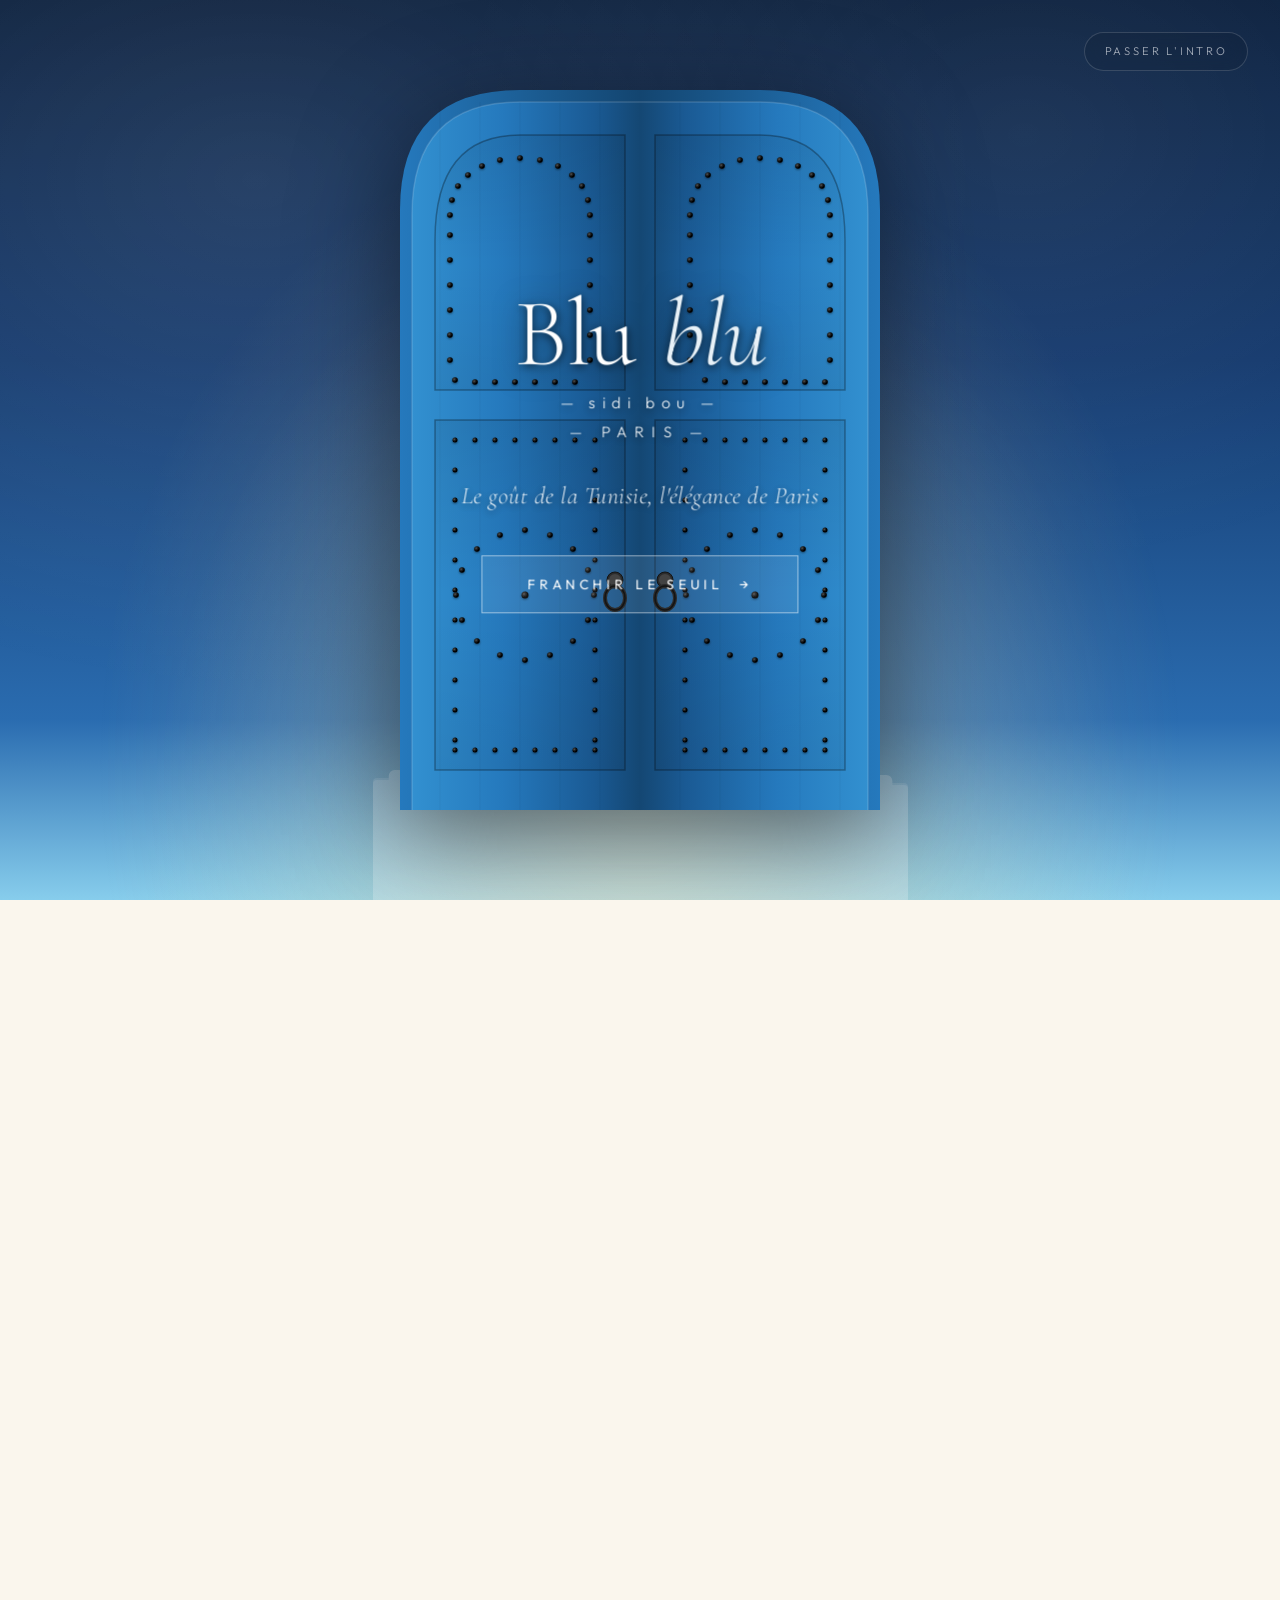
<file: index.html>
<!DOCTYPE html>
<html lang="fr">
<head>
<meta charset="UTF-8">
<meta name="viewport" content="width=device-width, initial-scale=1.0">
<title>Blu Blu Sidi Bou Paris — Le goût de la Tunisie, l'élégance de Paris</title>
<meta name="description" content="Restaurant tunisien d'exception à Cormeilles-en-Parisis. Cuisine authentique, terrasse, salle privatisable, soirées musicales vendredis et samedis. Ouvert 7j/7.">
<link rel="preconnect" href="https://fonts.googleapis.com">
<link rel="preconnect" href="https://fonts.gstatic.com" crossorigin>
<link href="https://fonts.googleapis.com/css2?family=Cormorant+Garamond:ital,wght@0,300;0,400;0,500;0,600;0,700;1,400&family=Marcellus&family=Outfit:wght@200;300;400;500;600&display=swap" rel="stylesheet">
<link rel="stylesheet" href="styles.css">
</head>
<body>

<!-- ===== INTRO v4 : PORTES SVG ULTRA-RÉALISTES ===== -->
<section class="intro" id="intro">
  <div class="intro-sky"></div>
  <div class="intro-medina">
    <div class="medina-house h1"></div>
    <div class="medina-house h2"></div>
    <div class="medina-house h3"></div>
    <div class="medina-house h4"></div>
    <div class="medina-house h5"></div>
  </div>

  <!-- Tapis rouge discret qui avance -->
  <div class="red-carpet"></div>

  <div class="doorway">
    <div class="door-wrapper">

      <div class="door-frame">

        <!-- ========= PORTE GAUCHE - SVG ultra-réaliste ========= -->
        <div class="door-svg left">
          <svg viewBox="0 0 240 720" preserveAspectRatio="none" xmlns="http://www.w3.org/2000/svg">
            <defs>
              <!-- Gradient bleu de la porte -->
              <linearGradient id="doorBlueLeft" x1="0%" y1="0%" x2="100%" y2="0%">
                <stop offset="0%" stop-color="#3290d0"/>
                <stop offset="40%" stop-color="#2579bd"/>
                <stop offset="80%" stop-color="#1a5a94"/>
                <stop offset="100%" stop-color="#144773"/>
              </linearGradient>
              <!-- Gradient cadre plus foncé -->
              <linearGradient id="doorFrameL" x1="0%" y1="0%" x2="100%" y2="0%">
                <stop offset="0%" stop-color="#2579bd"/>
                <stop offset="100%" stop-color="#134570"/>
              </linearGradient>
              <!-- Clou métallique radial -->
              <radialGradient id="studGrad" cx="35%" cy="35%">
                <stop offset="0%" stop-color="#555"/>
                <stop offset="40%" stop-color="#2a2a2a"/>
                <stop offset="100%" stop-color="#000"/>
              </radialGradient>
              <!-- Ombre du clou -->
              <filter id="studShadow" x="-30%" y="-30%" width="160%" height="160%">
                <feDropShadow dx="0" dy="1" stdDeviation="0.8" flood-opacity="0.5"/>
              </filter>
              <!-- Gradient pour profondeur panneau -->
              <linearGradient id="panelInset" x1="0%" y1="0%" x2="0%" y2="100%">
                <stop offset="0%" stop-color="#000" stop-opacity="0.2"/>
                <stop offset="50%" stop-color="#000" stop-opacity="0"/>
                <stop offset="100%" stop-color="#000" stop-opacity="0.15"/>
              </linearGradient>
            </defs>

            <!-- CADRE EXTÉRIEUR (plus foncé) -->
            <path d="M 0 720 L 0 120 Q 0 0 120 0 L 240 0 L 240 720 Z"
                  fill="url(#doorFrameL)"/>

            <!-- PORTE PRINCIPALE (légèrement en retrait) -->
            <path d="M 12 720 L 12 125 Q 12 12 120 12 L 240 12 L 240 720 Z"
                  fill="url(#doorBlueLeft)"/>

            <!-- Texture bois (lignes verticales) -->
            <g opacity="0.08" stroke="#000" stroke-width="0.5" fill="none">
              <line x1="40" y1="12" x2="40" y2="720"/>
              <line x1="80" y1="12" x2="80" y2="720"/>
              <line x1="120" y1="12" x2="120" y2="720"/>
              <line x1="160" y1="12" x2="160" y2="720"/>
              <line x1="200" y1="12" x2="200" y2="720"/>
            </g>

            <!-- ========== PANNEAU SUPÉRIEUR ARQUÉ ========== -->
            <!-- Relief du panneau (ombre intérieure) -->
            <path d="M 35 300 L 35 150 Q 35 45 120 45 L 225 45 L 225 300 Z"
                  fill="none"
                  stroke="rgba(0,0,0,0.3)"
                  stroke-width="1.5"/>
            <!-- Ombre intérieure du panneau -->
            <path d="M 35 300 L 35 150 Q 35 45 120 45 L 225 45 L 225 300 Z"
                  fill="url(#panelInset)"
                  opacity="0.4"/>

            <!-- ARCHE INTÉRIEURE en clous (suivant la forme du panneau) -->
            <!-- Ligne du haut : arche de clous qui suit la courbe -->
            <g fill="url(#studGrad)" filter="url(#studShadow)">
              <!-- Arche supérieure de clous -->
              <circle cx="120" cy="68" r="2.8"/>
              <circle cx="100" cy="70" r="2.8"/>
              <circle cx="140" cy="70" r="2.8"/>
              <circle cx="82" cy="76" r="2.8"/>
              <circle cx="158" cy="76" r="2.8"/>
              <circle cx="68" cy="85" r="2.8"/>
              <circle cx="172" cy="85" r="2.8"/>
              <circle cx="58" cy="96" r="2.8"/>
              <circle cx="182" cy="96" r="2.8"/>
              <circle cx="52" cy="110" r="2.8"/>
              <circle cx="188" cy="110" r="2.8"/>
              <circle cx="50" cy="125" r="2.8"/>
              <circle cx="190" cy="125" r="2.8"/>
              <!-- Descente verticale -->
              <circle cx="50" cy="145" r="2.8"/>
              <circle cx="190" cy="145" r="2.8"/>
              <circle cx="50" cy="170" r="2.8"/>
              <circle cx="190" cy="170" r="2.8"/>
              <circle cx="50" cy="195" r="2.8"/>
              <circle cx="190" cy="195" r="2.8"/>
              <circle cx="50" cy="220" r="2.8"/>
              <circle cx="190" cy="220" r="2.8"/>
              <circle cx="50" cy="245" r="2.8"/>
              <circle cx="190" cy="245" r="2.8"/>
              <circle cx="50" cy="270" r="2.8"/>
              <circle cx="190" cy="270" r="2.8"/>
              <!-- Ligne du bas du panneau sup -->
              <circle cx="55" cy="290" r="2.8"/>
              <circle cx="75" cy="292" r="2.8"/>
              <circle cx="95" cy="292" r="2.8"/>
              <circle cx="115" cy="292" r="2.8"/>
              <circle cx="135" cy="292" r="2.8"/>
              <circle cx="155" cy="292" r="2.8"/>
              <circle cx="175" cy="292" r="2.8"/>
            </g>

            <!-- ========== PANNEAU INFÉRIEUR RECTANGULAIRE ========== -->
            <path d="M 35 680 L 35 330 L 225 330 L 225 680 Z"
                  fill="none"
                  stroke="rgba(0,0,0,0.3)"
                  stroke-width="1.5"/>
            <path d="M 35 680 L 35 330 L 225 330 L 225 680 Z"
                  fill="url(#panelInset)"
                  opacity="0.4"/>

            <!-- CERCLE INTÉRIEUR en clous (motif traditionnel) -->
            <g fill="url(#studGrad)" filter="url(#studShadow)">
              <!-- Cadre du panneau (ligne de clous sur tout le pourtour) -->
              <!-- Haut -->
              <circle cx="55" cy="350" r="2.5"/>
              <circle cx="75" cy="350" r="2.5"/>
              <circle cx="95" cy="350" r="2.5"/>
              <circle cx="115" cy="350" r="2.5"/>
              <circle cx="135" cy="350" r="2.5"/>
              <circle cx="155" cy="350" r="2.5"/>
              <circle cx="175" cy="350" r="2.5"/>
              <circle cx="195" cy="350" r="2.5"/>
              <!-- Gauche -->
              <circle cx="55" cy="380" r="2.5"/>
              <circle cx="55" cy="410" r="2.5"/>
              <circle cx="55" cy="440" r="2.5"/>
              <circle cx="55" cy="470" r="2.5"/>
              <circle cx="55" cy="500" r="2.5"/>
              <circle cx="55" cy="530" r="2.5"/>
              <circle cx="55" cy="560" r="2.5"/>
              <circle cx="55" cy="590" r="2.5"/>
              <circle cx="55" cy="620" r="2.5"/>
              <circle cx="55" cy="650" r="2.5"/>
              <!-- Droite -->
              <circle cx="195" cy="380" r="2.5"/>
              <circle cx="195" cy="410" r="2.5"/>
              <circle cx="195" cy="440" r="2.5"/>
              <circle cx="195" cy="470" r="2.5"/>
              <circle cx="195" cy="500" r="2.5"/>
              <circle cx="195" cy="530" r="2.5"/>
              <circle cx="195" cy="560" r="2.5"/>
              <circle cx="195" cy="590" r="2.5"/>
              <circle cx="195" cy="620" r="2.5"/>
              <circle cx="195" cy="650" r="2.5"/>
              <!-- Bas -->
              <circle cx="55" cy="660" r="2.5"/>
              <circle cx="75" cy="660" r="2.5"/>
              <circle cx="95" cy="660" r="2.5"/>
              <circle cx="115" cy="660" r="2.5"/>
              <circle cx="135" cy="660" r="2.5"/>
              <circle cx="155" cy="660" r="2.5"/>
              <circle cx="175" cy="660" r="2.5"/>
              <circle cx="195" cy="660" r="2.5"/>
            </g>

            <!-- CERCLE CENTRAL en pointillé (plus parfait) -->
            <g fill="url(#studGrad)" filter="url(#studShadow)">
              <!-- Cercle de clous régulier : 16 points équirépartis, rayon 65 autour de (125, 505) -->
              <circle cx="125" cy="440" r="2.8"/>
              <circle cx="150" cy="445" r="2.8"/>
              <circle cx="173" cy="459" r="2.8"/>
              <circle cx="188" cy="480" r="2.8"/>
              <circle cx="194" cy="505" r="2.8"/>
              <circle cx="188" cy="530" r="2.8"/>
              <circle cx="173" cy="551" r="2.8"/>
              <circle cx="150" cy="565" r="2.8"/>
              <circle cx="125" cy="570" r="2.8"/>
              <circle cx="100" cy="565" r="2.8"/>
              <circle cx="77" cy="551" r="2.8"/>
              <circle cx="62" cy="530" r="2.8"/>
              <circle cx="56" cy="505" r="2.8"/>
              <circle cx="62" cy="480" r="2.8"/>
              <circle cx="77" cy="459" r="2.8"/>
              <circle cx="100" cy="445" r="2.8"/>
              <!-- Point central -->
              <circle cx="125" cy="505" r="3.5"/>
            </g>

            <!-- ========== HEURTOIR (anneau circulaire plus grand et visible) ========== -->
            <!-- Plaque de fond -->
            <circle cx="215" cy="490" r="8" fill="#1a1a1a" stroke="#000" stroke-width="1"/>
            <circle cx="215" cy="490" r="6" fill="#333"/>
            <!-- Anneau suspendu -->
            <ellipse cx="215" cy="508" rx="10" ry="12" fill="none"
                    stroke="#1a1a1a" stroke-width="4"/>
            <ellipse cx="215" cy="508" rx="10" ry="12" fill="none"
                    stroke="#000" stroke-width="1.5"/>

            <!-- Reflet lumière haut (subtil) -->
            <path d="M 12 720 L 12 125 Q 12 12 120 12 L 240 12"
                  stroke="rgba(255,255,255,0.15)" stroke-width="1.5" fill="none"/>
          </svg>
        </div>

        <!-- ========= PORTE DROITE - SVG ultra-réaliste (miroir) ========= -->
        <div class="door-svg right">
          <svg viewBox="0 0 240 720" preserveAspectRatio="none" xmlns="http://www.w3.org/2000/svg">
            <defs>
              <linearGradient id="doorBlueRight" x1="0%" y1="0%" x2="100%" y2="0%">
                <stop offset="0%" stop-color="#144773"/>
                <stop offset="20%" stop-color="#1a5a94"/>
                <stop offset="60%" stop-color="#2579bd"/>
                <stop offset="100%" stop-color="#3290d0"/>
              </linearGradient>
              <linearGradient id="doorFrameR" x1="0%" y1="0%" x2="100%" y2="0%">
                <stop offset="0%" stop-color="#134570"/>
                <stop offset="100%" stop-color="#2579bd"/>
              </linearGradient>
            </defs>

            <!-- CADRE EXTÉRIEUR -->
            <path d="M 240 720 L 240 120 Q 240 0 120 0 L 0 0 L 0 720 Z"
                  fill="url(#doorFrameR)"/>

            <!-- PORTE PRINCIPALE -->
            <path d="M 228 720 L 228 125 Q 228 12 120 12 L 0 12 L 0 720 Z"
                  fill="url(#doorBlueRight)"/>

            <!-- Texture bois -->
            <g opacity="0.08" stroke="#000" stroke-width="0.5" fill="none">
              <line x1="40" y1="12" x2="40" y2="720"/>
              <line x1="80" y1="12" x2="80" y2="720"/>
              <line x1="120" y1="12" x2="120" y2="720"/>
              <line x1="160" y1="12" x2="160" y2="720"/>
              <line x1="200" y1="12" x2="200" y2="720"/>
            </g>

            <!-- PANNEAU SUPÉRIEUR ARQUÉ (miroir) -->
            <path d="M 205 300 L 205 150 Q 205 45 120 45 L 15 45 L 15 300 Z"
                  fill="none"
                  stroke="rgba(0,0,0,0.3)"
                  stroke-width="1.5"/>
            <path d="M 205 300 L 205 150 Q 205 45 120 45 L 15 45 L 15 300 Z"
                  fill="url(#panelInset)"
                  opacity="0.4"/>

            <!-- Arche en clous (miroir) -->
            <g fill="url(#studGrad)" filter="url(#studShadow)">
              <circle cx="120" cy="68" r="2.8"/>
              <circle cx="100" cy="70" r="2.8"/>
              <circle cx="140" cy="70" r="2.8"/>
              <circle cx="82" cy="76" r="2.8"/>
              <circle cx="158" cy="76" r="2.8"/>
              <circle cx="68" cy="85" r="2.8"/>
              <circle cx="172" cy="85" r="2.8"/>
              <circle cx="58" cy="96" r="2.8"/>
              <circle cx="182" cy="96" r="2.8"/>
              <circle cx="52" cy="110" r="2.8"/>
              <circle cx="188" cy="110" r="2.8"/>
              <circle cx="50" cy="125" r="2.8"/>
              <circle cx="190" cy="125" r="2.8"/>
              <circle cx="50" cy="145" r="2.8"/>
              <circle cx="190" cy="145" r="2.8"/>
              <circle cx="50" cy="170" r="2.8"/>
              <circle cx="190" cy="170" r="2.8"/>
              <circle cx="50" cy="195" r="2.8"/>
              <circle cx="190" cy="195" r="2.8"/>
              <circle cx="50" cy="220" r="2.8"/>
              <circle cx="190" cy="220" r="2.8"/>
              <circle cx="50" cy="245" r="2.8"/>
              <circle cx="190" cy="245" r="2.8"/>
              <circle cx="50" cy="270" r="2.8"/>
              <circle cx="190" cy="270" r="2.8"/>
              <circle cx="65" cy="290" r="2.8"/>
              <circle cx="85" cy="292" r="2.8"/>
              <circle cx="105" cy="292" r="2.8"/>
              <circle cx="125" cy="292" r="2.8"/>
              <circle cx="145" cy="292" r="2.8"/>
              <circle cx="165" cy="292" r="2.8"/>
              <circle cx="185" cy="292" r="2.8"/>
            </g>

            <!-- PANNEAU INFÉRIEUR RECTANGULAIRE -->
            <path d="M 205 680 L 205 330 L 15 330 L 15 680 Z"
                  fill="none"
                  stroke="rgba(0,0,0,0.3)"
                  stroke-width="1.5"/>
            <path d="M 205 680 L 205 330 L 15 330 L 15 680 Z"
                  fill="url(#panelInset)"
                  opacity="0.4"/>

            <!-- Cadre en clous du panneau rectangulaire -->
            <g fill="url(#studGrad)" filter="url(#studShadow)">
              <!-- Haut -->
              <circle cx="45" cy="350" r="2.5"/>
              <circle cx="65" cy="350" r="2.5"/>
              <circle cx="85" cy="350" r="2.5"/>
              <circle cx="105" cy="350" r="2.5"/>
              <circle cx="125" cy="350" r="2.5"/>
              <circle cx="145" cy="350" r="2.5"/>
              <circle cx="165" cy="350" r="2.5"/>
              <circle cx="185" cy="350" r="2.5"/>
              <!-- Gauche -->
              <circle cx="45" cy="380" r="2.5"/>
              <circle cx="45" cy="410" r="2.5"/>
              <circle cx="45" cy="440" r="2.5"/>
              <circle cx="45" cy="470" r="2.5"/>
              <circle cx="45" cy="500" r="2.5"/>
              <circle cx="45" cy="530" r="2.5"/>
              <circle cx="45" cy="560" r="2.5"/>
              <circle cx="45" cy="590" r="2.5"/>
              <circle cx="45" cy="620" r="2.5"/>
              <circle cx="45" cy="650" r="2.5"/>
              <!-- Droite -->
              <circle cx="185" cy="380" r="2.5"/>
              <circle cx="185" cy="410" r="2.5"/>
              <circle cx="185" cy="440" r="2.5"/>
              <circle cx="185" cy="470" r="2.5"/>
              <circle cx="185" cy="500" r="2.5"/>
              <circle cx="185" cy="530" r="2.5"/>
              <circle cx="185" cy="560" r="2.5"/>
              <circle cx="185" cy="590" r="2.5"/>
              <circle cx="185" cy="620" r="2.5"/>
              <circle cx="185" cy="650" r="2.5"/>
              <!-- Bas -->
              <circle cx="45" cy="660" r="2.5"/>
              <circle cx="65" cy="660" r="2.5"/>
              <circle cx="85" cy="660" r="2.5"/>
              <circle cx="105" cy="660" r="2.5"/>
              <circle cx="125" cy="660" r="2.5"/>
              <circle cx="145" cy="660" r="2.5"/>
              <circle cx="165" cy="660" r="2.5"/>
              <circle cx="185" cy="660" r="2.5"/>
            </g>

            <!-- Cercle central (motif traditionnel plus parfait) -->
            <g fill="url(#studGrad)" filter="url(#studShadow)">
              <circle cx="115" cy="440" r="2.8"/>
              <circle cx="140" cy="445" r="2.8"/>
              <circle cx="163" cy="459" r="2.8"/>
              <circle cx="178" cy="480" r="2.8"/>
              <circle cx="184" cy="505" r="2.8"/>
              <circle cx="178" cy="530" r="2.8"/>
              <circle cx="163" cy="551" r="2.8"/>
              <circle cx="140" cy="565" r="2.8"/>
              <circle cx="115" cy="570" r="2.8"/>
              <circle cx="90" cy="565" r="2.8"/>
              <circle cx="67" cy="551" r="2.8"/>
              <circle cx="52" cy="530" r="2.8"/>
              <circle cx="46" cy="505" r="2.8"/>
              <circle cx="52" cy="480" r="2.8"/>
              <circle cx="67" cy="459" r="2.8"/>
              <circle cx="90" cy="445" r="2.8"/>
              <circle cx="115" cy="505" r="3.5"/>
            </g>

            <!-- Heurtoir (à gauche pour la porte droite) -->
            <circle cx="25" cy="490" r="8" fill="#1a1a1a" stroke="#000" stroke-width="1"/>
            <circle cx="25" cy="490" r="6" fill="#333"/>
            <ellipse cx="25" cy="508" rx="10" ry="12" fill="none"
                    stroke="#1a1a1a" stroke-width="4"/>
            <ellipse cx="25" cy="508" rx="10" ry="12" fill="none"
                    stroke="#000" stroke-width="1.5"/>

            <!-- Reflet lumière -->
            <path d="M 228 720 L 228 125 Q 228 12 120 12 L 0 12"
                  stroke="rgba(255,255,255,0.15)" stroke-width="1.5" fill="none"/>
          </svg>
        </div>

      </div>
    </div>

    <div class="intro-content">
      <div class="intro-logo">
        <div class="logo-mark">
          <span>Blu</span><span>blu</span>
        </div>
        <div class="logo-sub">— sidi bou —</div>
        <div class="logo-paris">— Paris —</div>
      </div>
      <p class="intro-tagline">Le goût de la Tunisie, l'élégance de Paris</p>
      <button class="enter-btn" id="enterBtn">
        <span class="enter-btn-text">Franchir le seuil</span>
        <span class="enter-btn-arrow">→</span>
      </button>
    </div>
  </div>

  <div class="skip-intro" id="skipIntro">Passer l'intro</div>
</section>

<!-- ===== SITE PRINCIPAL ===== -->
<main class="site" id="site">

  <!-- NAVIGATION -->
  <nav class="nav" id="nav">
    <div class="nav-inner">
      <a href="#hero" class="nav-logo">
        <span class="nav-logo-mark">Blu blu</span>
        <span class="nav-logo-sub">sidi bou — Paris</span>
      </a>
      <ul class="nav-links">
        <li><a href="#hero">Accueil</a></li>
        <li><a href="#histoire">Histoire</a></li>
        <li><a href="#experience">Expérience</a></li>
        <li><a href="#menu">Carte</a></li>
        <li><a href="#galerie">Galerie</a></li>
        <li><a href="#avis">Avis</a></li>
        <li><a href="#contact">Réserver</a></li>
      </ul>
      <button class="nav-toggle" id="navToggle" aria-label="Menu">
        <span></span><span></span><span></span>
      </button>
    </div>
  </nav>

  <!-- HERO -->
  <section class="hero" id="hero">
    <div class="hero-bg"></div>
    <div class="hero-overlay"></div>
    <div class="hero-content">
      <span class="hero-eyebrow">— Bienvenue à Cormeilles-en-Parisis —</span>
      <h1 class="hero-title">
        <span class="line-1">Une échappée bleue</span>
        <span class="line-2">au cœur de la Tunisie</span>
      </h1>
      <p class="hero-desc">
        Laissez-vous emporter dans un voyage culinaire inspiré par les saveurs envoûtantes de Sidi Bou Saïd, sublimées par le raffinement parisien.
      </p>
      <div class="hero-cta">
        <a href="#menu" class="btn btn-primary">Découvrir la carte</a>
        <a href="#contact" class="btn btn-ghost">Réserver une table</a>
      </div>
    </div>
    <div class="hero-decor">
      <svg class="arch-decor" viewBox="0 0 200 250" fill="none">
        <path d="M10 240 L10 100 Q10 10 100 10 Q190 10 190 100 L190 240" stroke="currentColor" stroke-width="2"/>
        <path d="M30 240 L30 110 Q30 30 100 30 Q170 30 170 110 L170 240" stroke="currentColor" stroke-width="1" opacity="0.5"/>
      </svg>
    </div>
  </section>

  <!-- HISTOIRE -->
  <section class="story" id="histoire">
    <div class="story-grid">
      <div class="story-visual">
        <div class="story-img-frame">
          <div class="story-img"></div>
          <div class="story-img-decor"></div>
        </div>
        <div class="story-quote">
          <span class="quote-mark">"</span>
          <p>Chaque assiette est une carte postale de Sidi Bou Saïd.</p>
        </div>
      </div>
      <div class="story-text">
        <span class="section-eyebrow">— Notre histoire</span>
        <h2 class="section-title">Du bleu de la Méditerranée<br/><em>au charme parisien</em></h2>
        <p>
          Né de la rencontre entre l'âme d'un village mythique et l'élégance d'une capitale, Blu Blu Sidi Bou Paris vous invite à une parenthèse hors du temps.
        </p>
        <p>
          Inspiré par les ruelles immaculées et les portes turquoise de Sidi Bou Saïd, notre restaurant est un écrin où la tradition tunisienne se révèle dans toute sa noblesse : grillades parfumées au charbon, tajines mijotés, couscous généreux et poissons frais de la Méditerranée.
        </p>
        <p>
          Chaque plat est préparé avec passion par notre équipe, fidèle aux recettes ancestrales tout en apportant une touche contemporaine. Bienvenue chez nous, bienvenue en Tunisie.
        </p>
        <div class="story-stats">
          <div class="stat">
            <span class="stat-num">19</span>
            <span class="stat-label">Spécialités<br/>traditionnelles</span>
          </div>
          <div class="stat">
            <span class="stat-num">7j/7</span>
            <span class="stat-label">De 12h<br/>à minuit</span>
          </div>
          <div class="stat">
            <span class="stat-num">100%</span>
            <span class="stat-label">Cuisine<br/>maison</span>
          </div>
        </div>
      </div>
    </div>
  </section>

  <!-- EXPERIENCE : Musique, Terrasse, Privatisation -->
  <section class="experience" id="experience">
    <div class="container">
      <div class="section-head center">
        <span class="section-eyebrow">— L'expérience Blu Blu</span>
        <h2 class="section-title">Bien plus qu'un restaurant,<br/><em>un art de recevoir</em></h2>
      </div>

      <div class="experience-grid">

        <article class="exp-card">
          <div class="exp-icon">♪</div>
          <span class="exp-tag">Vendredi & Samedi soir</span>
          <h3>Soirées <em>musicales</em></h3>
          <p>
            Chaque fin de semaine, laissez-vous envoûter par des ambiances musicales live qui transportent votre dîner au cœur des nuits tunisiennes.
          </p>
          <div class="exp-highlight">Réservation conseillée</div>
        </article>

        <article class="exp-card">
          <div class="exp-icon">☀</div>
          <span class="exp-tag">Aux beaux jours</span>
          <h3>Notre <em>terrasse</em></h3>
          <p>
            Savourez votre repas sous le soleil parisien sur notre terrasse extérieure, pensée pour prolonger l'expérience méditerranéenne à l'air libre.
          </p>
          <div class="exp-highlight">Ouverte en saison</div>
        </article>

        <article class="exp-card">
          <div class="exp-icon">✦</div>
          <span class="exp-tag">Événements privés</span>
          <h3>Salle <em>privatisable</em></h3>
          <p>
            Notre salle en rez-de-jardin accueille vos événements privés : anniversaires, repas d'affaires, célébrations familiales. Un écrin exclusif pour vos moments précieux.
          </p>
          <div class="exp-highlight">Jusqu'à 40 personnes</div>
        </article>

      </div>

      <div class="exp-cta-block">
        <h3>Envie d'organiser votre événement ?</h3>
        <p>Notre équipe est à votre écoute pour composer une expérience sur-mesure.</p>
        <a href="#contact" class="btn btn-primary" style="background:var(--gold);border-color:var(--gold);color:#0c2a52">Nous contacter</a>
      </div>
    </div>
  </section>

  <!-- SIGNATURES -->
  <section class="signatures" id="signatures">
    <div class="container">
      <div class="section-head">
        <span class="section-eyebrow">— Nos signatures</span>
        <h2 class="section-title">Les plats qui<br/><em>racontent la Tunisie</em></h2>
      </div>
      <div class="signature-grid">
        <article class="sig-card">
          <div class="sig-img sig-img-1"></div>
          <div class="sig-content">
            <span class="sig-tag">Spécialité</span>
            <h3>Golla d'agneau</h3>
            <p>Souris d'agneau fondante, longuement mijotée dans une sauce épicée aux saveurs tunisiennes.</p>
            <span class="sig-price">22 €</span>
          </div>
        </article>
        <article class="sig-card">
          <div class="sig-img sig-img-2"></div>
          <div class="sig-content">
            <span class="sig-tag">À partager</span>
            <h3>Plateau royal de la mer</h3>
            <p>Daurade, bar, rouget, calamars, gambas et crevettes grillés à la perfection sur lit de pommes frites maison.</p>
            <span class="sig-price">à partir de 35 €</span>
          </div>
        </article>
        <article class="sig-card">
          <div class="sig-img sig-img-3"></div>
          <div class="sig-content">
            <span class="sig-tag">Entrée chaude</span>
            <h3>Brik à l'œuf coulant</h3>
            <p>Feuilleté frit croustillant farci de thon, œuf coulant et persil frais. L'incontournable tunisien.</p>
            <span class="sig-price">5 €</span>
          </div>
        </article>
      </div>
      <div class="signatures-cta">
        <a href="menu.html" class="btn btn-primary">Voir la carte complète</a>
      </div>
    </div>
  </section>

  <!-- MENU EXTRAIT -->
  <section class="menu-section" id="menu">
    <div class="container">
      <div class="section-head center">
        <span class="section-eyebrow">— Notre carte</span>
        <h2 class="section-title">Un voyage en plusieurs<br/><em>escales gourmandes</em></h2>
      </div>
      <div class="menu-categories">
        <a href="menu.html#entrees-froides" class="menu-cat">
          <span class="cat-num">01</span>
          <h3>Entrées froides</h3>
          <p>Salades mechouia, omek houria, salade tunisienne, assiette tounsi…</p>
          <span class="cat-arrow">→</span>
        </a>
        <a href="menu.html#entrees-chaudes" class="menu-cat">
          <span class="cat-num">02</span>
          <h3>Entrées chaudes</h3>
          <p>Briks, chorba frik au poisson, tagines tunisiens parfumés…</p>
          <span class="cat-arrow">→</span>
        </a>
        <a href="menu.html#entre-deux" class="menu-cat">
          <span class="cat-num">03</span>
          <h3>Entre-deux</h3>
          <p>Ojja, kafteji aux légumes frits, foie d'agneau et merguez…</p>
          <span class="cat-arrow">→</span>
        </a>
        <a href="menu.html#plats" class="menu-cat">
          <span class="cat-num">04</span>
          <h3>Plats & spécialités</h3>
          <p>Mlokhiya, golla d'agneau, riz djerbien, makarouna tunisienne…</p>
          <span class="cat-arrow">→</span>
        </a>
        <a href="menu.html#couscous" class="menu-cat">
          <span class="cat-num">05</span>
          <h3>Couscous</h3>
          <p>Légumes, poulet, merguez, agneau, royal, poisson, mérou…</p>
          <span class="cat-arrow">→</span>
        </a>
        <a href="menu.html#poissons" class="menu-cat">
          <span class="cat-num">06</span>
          <h3>Poissons & fruits de mer</h3>
          <p>Daurade, bar, rougets, sardines grillées, plateaux à partager…</p>
          <span class="cat-arrow">→</span>
        </a>
        <a href="menu.html#viandes" class="menu-cat">
          <span class="cat-num">07</span>
          <h3>Viandes & grillades</h3>
          <p>Brochettes mixtes, côtelettes d'agneau, méchoui mixte à partager…</p>
          <span class="cat-arrow">→</span>
        </a>
        <a href="menu.html#desserts" class="menu-cat">
          <span class="cat-num">08</span>
          <h3>Desserts & boissons</h3>
          <p>Assida zgougou, pâtisseries tunisiennes, tiramisu maison…</p>
          <span class="cat-arrow">→</span>
        </a>
      </div>
    </div>
  </section>

  <!-- GALERIE -->
  <section class="gallery" id="galerie">
    <div class="container">
      <div class="section-head center">
        <span class="section-eyebrow">— L'écrin</span>
        <h2 class="section-title">Une parenthèse bleue,<br/><em>une expérience sensorielle</em></h2>
      </div>
      <div class="gallery-grid">
        <div class="gallery-item gi-tall">
          <div class="gi-img gi-1"></div>
        </div>
        <div class="gallery-item">
          <div class="gi-img gi-2"></div>
        </div>
        <div class="gallery-item">
          <div class="gi-img gi-3"></div>
        </div>
        <div class="gallery-item">
          <div class="gi-img gi-4"></div>
        </div>
        <div class="gallery-item">
          <div class="gi-img gi-5"></div>
        </div>
        <div class="gallery-item">
          <div class="gi-img gi-6"></div>
        </div>
        <div class="gallery-item gi-tall">
          <div class="gi-img gi-7"></div>
        </div>
        <div class="gallery-item">
          <div class="gi-img gi-8"></div>
        </div>
        <div class="gallery-item">
          <div class="gi-img gi-9"></div>
        </div>
        <div class="gallery-item">
          <div class="gi-img gi-10"></div>
        </div>
        <div class="gallery-item">
          <div class="gi-img gi-11"></div>
        </div>
        <div class="gallery-item">
          <div class="gi-img gi-12"></div>
        </div>
      </div>
    </div>
  </section>

  <!-- AVIS -->
  <section class="reviews" id="avis">
    <div class="container">
      <div class="section-head center">
        <span class="section-eyebrow">— Ils nous ont rendu visite</span>
        <h2 class="section-title">Le verdict<br/><em>de nos convives</em></h2>
        <div class="rating-summary">
          <div class="stars">
            <span>★</span><span>★</span><span>★</span><span>★</span><span>★</span>
          </div>
          <span class="rating-text">Avis publiés sur Google</span>
        </div>
      </div>
      <div class="reviews-grid">
        <article class="review-card">
          <div class="review-stars">★★★★★</div>
          <p class="review-text">"Une véritable immersion dans la culture tunisienne. Le décor est sublime, les portes bleues nous transportent immédiatement à Sidi Bou Saïd. Les briks à l'œuf et le couscous royal étaient exceptionnels."</p>
          <div class="review-author">
            <div class="review-avatar">A</div>
            <div>
              <div class="review-name">Amine B.</div>
              <div class="review-meta">Avis Google · ★★★★★</div>
            </div>
          </div>
        </article>
        <article class="review-card">
          <div class="review-stars">★★★★★</div>
          <p class="review-text">"Soirée musicale du samedi absolument magique ! Ambiance chaleureuse, musiciens talentueux et cuisine généreuse. La golla d'agneau fond en bouche. Une adresse à ne pas manquer en région parisienne."</p>
          <div class="review-author">
            <div class="review-avatar">S</div>
            <div>
              <div class="review-name">Sarah L.</div>
              <div class="review-meta">Avis Google · ★★★★★</div>
            </div>
          </div>
        </article>
        <article class="review-card">
          <div class="review-stars">★★★★★</div>
          <p class="review-text">"On se croirait vraiment en Tunisie ! Les arches, les couleurs, l'ambiance… tout est soigné. La salade mechouia est l'une des meilleures que j'ai mangées à Paris. Service attentionné. Bravo à toute l'équipe."</p>
          <div class="review-author">
            <div class="review-avatar">K</div>
            <div>
              <div class="review-name">Karim M.</div>
              <div class="review-meta">Avis Google · ★★★★★</div>
            </div>
          </div>
        </article>
        <article class="review-card">
          <div class="review-stars">★★★★★</div>
          <p class="review-text">"Nous avons privatisé la salle du bas pour les 50 ans de mon père : 35 invités, service parfait, menu au top, cadre exceptionnel. Un moment inoubliable. Merci à toute l'équipe Blu Blu."</p>
          <div class="review-author">
            <div class="review-avatar">N</div>
            <div>
              <div class="review-name">Nadia R.</div>
              <div class="review-meta">Avis Google · ★★★★★</div>
            </div>
          </div>
        </article>
        <article class="review-card">
          <div class="review-stars">★★★★★</div>
          <p class="review-text">"Excellente surprise à Cormeilles ! Une vraie cuisine tunisienne authentique, pas dénaturée. Les briks crevettes étaient parfaitement croustillantes, la chorba frik divine. Le tapis rouge à l'entrée donne le ton : ici on traite ses clients comme des invités."</p>
          <div class="review-author">
            <div class="review-avatar">Y</div>
            <div>
              <div class="review-name">Yasmine D.</div>
              <div class="review-meta">Avis Google · ★★★★★</div>
            </div>
          </div>
        </article>
        <article class="review-card">
          <div class="review-stars">★★★★<span style="opacity:0.3">★</span></div>
          <p class="review-text">"Très bonne découverte ! Cuisine tunisienne authentique et généreuse, le couscous royal est copieux et bien parfumé. Service chaleureux. Petit bémol sur l'attente entre les plats un samedi soir où le restaurant était plein, mais ça valait le coup. Je recommande."</p>
          <div class="review-author">
            <div class="review-avatar">M</div>
            <div>
              <div class="review-name">Mehdi T.</div>
              <div class="review-meta">Avis Google · ★★★★☆</div>
            </div>
          </div>
        </article>
      </div>
    </div>
  </section>

  <!-- CONTACT / RESERVATION -->
  <section class="contact" id="contact">
    <div class="container">
      <div class="contact-grid">
        <div class="contact-info">
          <span class="section-eyebrow light">— Nous trouver</span>
          <h2 class="section-title">Réserver votre<br/><em>parenthèse bleue</em></h2>
          <p class="contact-intro">Notre équipe vous accueille 7 jours sur 7, de 12h à minuit, pour un déjeuner gourmand, un dîner d'exception ou une soirée musicale vendredi et samedi.</p>

          <div class="contact-details">
            <div class="contact-item">
              <div class="contact-icon">📍</div>
              <div>
                <div class="contact-label">Adresse</div>
                <div class="contact-value">56 boulevard Clemenceau<br/>95240 Cormeilles-en-Parisis</div>
              </div>
            </div>
            <div class="contact-item">
              <div class="contact-icon">🕐</div>
              <div>
                <div class="contact-label">Horaires</div>
                <div class="contact-value">7j/7 · de 12h00 à 00h00<br/>Soirées musicales les vendredis et samedis</div>
              </div>
            </div>
            <div class="contact-item">
              <div class="contact-icon">✦</div>
              <div>
                <div class="contact-label">Espaces</div>
                <div class="contact-value">Terrasse extérieure · Salle privatisable (40 pers. max)</div>
              </div>
            </div>
            <div class="contact-item">
              <div class="contact-icon">♪</div>
              <div>
                <div class="contact-label">Suivez-nous</div>
                <div class="contact-value"><a href="https://www.instagram.com/blublusidibouparis/" target="_blank" rel="noopener">@blublusidibouparis</a></div>
              </div>
            </div>
          </div>
        </div>

        <form class="contact-form" id="reservationForm"
              action="https://formsubmit.co/blublu-sidibou@gmail.com"
              method="POST">
          <!-- Options FormSubmit -->
          <input type="hidden" name="_subject" value="Nouvelle demande de réservation - Blu Blu Sidi Bou Paris">
          <input type="hidden" name="_captcha" value="false">
          <input type="hidden" name="_template" value="table">
          <input type="hidden" name="_next" value="https://blublu-sidibou-paris.fr/?reservation=ok">
          <input type="hidden" name="_autoresponse" value="Bonjour, nous avons bien reçu votre demande de réservation. Notre équipe vous recontactera sous 24h pour confirmer votre table. À très bientôt chez Blu Blu Sidi Bou Paris ! Le goût de la Tunisie, l'élégance de Paris.">

          <h3>Demande de réservation</h3>
          <div class="form-row">
            <div class="form-field">
              <label for="name">Nom & Prénom</label>
              <input type="text" id="name" name="Nom" required>
            </div>
            <div class="form-field">
              <label for="phone">Téléphone</label>
              <input type="tel" id="phone" name="Téléphone" required>
            </div>
          </div>
          <div class="form-field">
            <label for="email">Email</label>
            <input type="email" id="email" name="email" required>
          </div>
          <div class="form-row">
            <div class="form-field">
              <label for="date">Date</label>
              <input type="date" id="date" name="Date" required>
            </div>
            <div class="form-field">
              <label for="time">Heure</label>
              <input type="time" id="time" name="Heure" required>
            </div>
            <div class="form-field">
              <label for="guests">Couverts</label>
              <select id="guests" name="Couverts" required>
                <option value="">—</option>
                <option>1</option><option>2</option><option>3</option>
                <option>4</option><option>5</option><option>6</option>
                <option>7</option><option>8</option><option>+8</option>
              </select>
            </div>
          </div>
          <div class="form-field">
            <label for="occasion">Type de demande</label>
            <select id="occasion" name="Type de demande">
              <option>Réservation standard</option>
              <option>Soirée musicale (ven/sam)</option>
              <option>Terrasse extérieure</option>
              <option>Privatisation de salle</option>
              <option>Événement privé / groupe</option>
            </select>
          </div>
          <div class="form-field">
            <label for="message">Message (occasion spéciale, allergies…)</label>
            <textarea id="message" name="Message" rows="3"></textarea>
          </div>
          <div class="form-consent">
            <label class="consent-label">
              <input type="checkbox" required>
              <span>J'accepte que mes données soient utilisées pour traiter ma demande de réservation, conformément à la <a href="confidentialite.html" target="_blank">politique de confidentialité</a>.</span>
            </label>
          </div>
          <button type="submit" class="btn btn-primary btn-full">Envoyer ma demande</button>
          <p class="form-note">Une confirmation vous sera envoyée par email sous 24h.</p>
        </form>
      </div>
    </div>
  </section>

  <!-- FOOTER -->
  <footer class="footer">
    <div class="container">
      <div class="footer-grid">
        <div class="footer-brand">
          <div class="footer-logo">Blu blu</div>
          <div class="footer-logo-sub">— sidi bou — Paris —</div>
          <p class="footer-tagline">Le goût de la Tunisie,<br/>l'élégance de Paris.</p>
        </div>
        <div class="footer-col">
          <h4>Navigation</h4>
          <ul>
            <li><a href="#histoire">Notre histoire</a></li>
            <li><a href="#experience">Expérience</a></li>
            <li><a href="menu.html">La carte</a></li>
            <li><a href="#galerie">Galerie</a></li>
            <li><a href="#contact">Réserver</a></li>
          </ul>
        </div>
        <div class="footer-col">
          <h4>Coordonnées</h4>
          <ul>
            <li>56 bd Clemenceau</li>
            <li>95240 Cormeilles-en-Parisis</li>
            <li>7j/7 — 12h à 00h</li>
            <li><a href="https://www.instagram.com/blublusidibouparis/" target="_blank" rel="noopener">Instagram</a></li>
          </ul>
        </div>
        <div class="footer-col">
          <h4>Services</h4>
          <ul>
            <li>Soirées musicales ven/sam</li>
            <li>Terrasse extérieure</li>
            <li>Salle privatisable (40 pers.)</li>
            <li>Événements sur-mesure</li>
          </ul>
        </div>
        <div class="footer-col">
          <h4>Informations</h4>
          <ul>
            <li><a href="mentions-legales.html">Mentions légales</a></li>
            <li><a href="confidentialite.html">Confidentialité</a></li>
            <li><a href="allergenes.html">Allergènes</a></li>
          </ul>
        </div>
      </div>
      <div class="footer-bottom">
        <p>© 2026 Blu Blu Sidi Bou Paris — Tous droits réservés</p>
        <p class="footer-credit">Conçu avec passion · بكل حب</p>
      </div>
    </div>
  </footer>

</main>

<script src="script.js"></script>
</body>
</html>
</file>
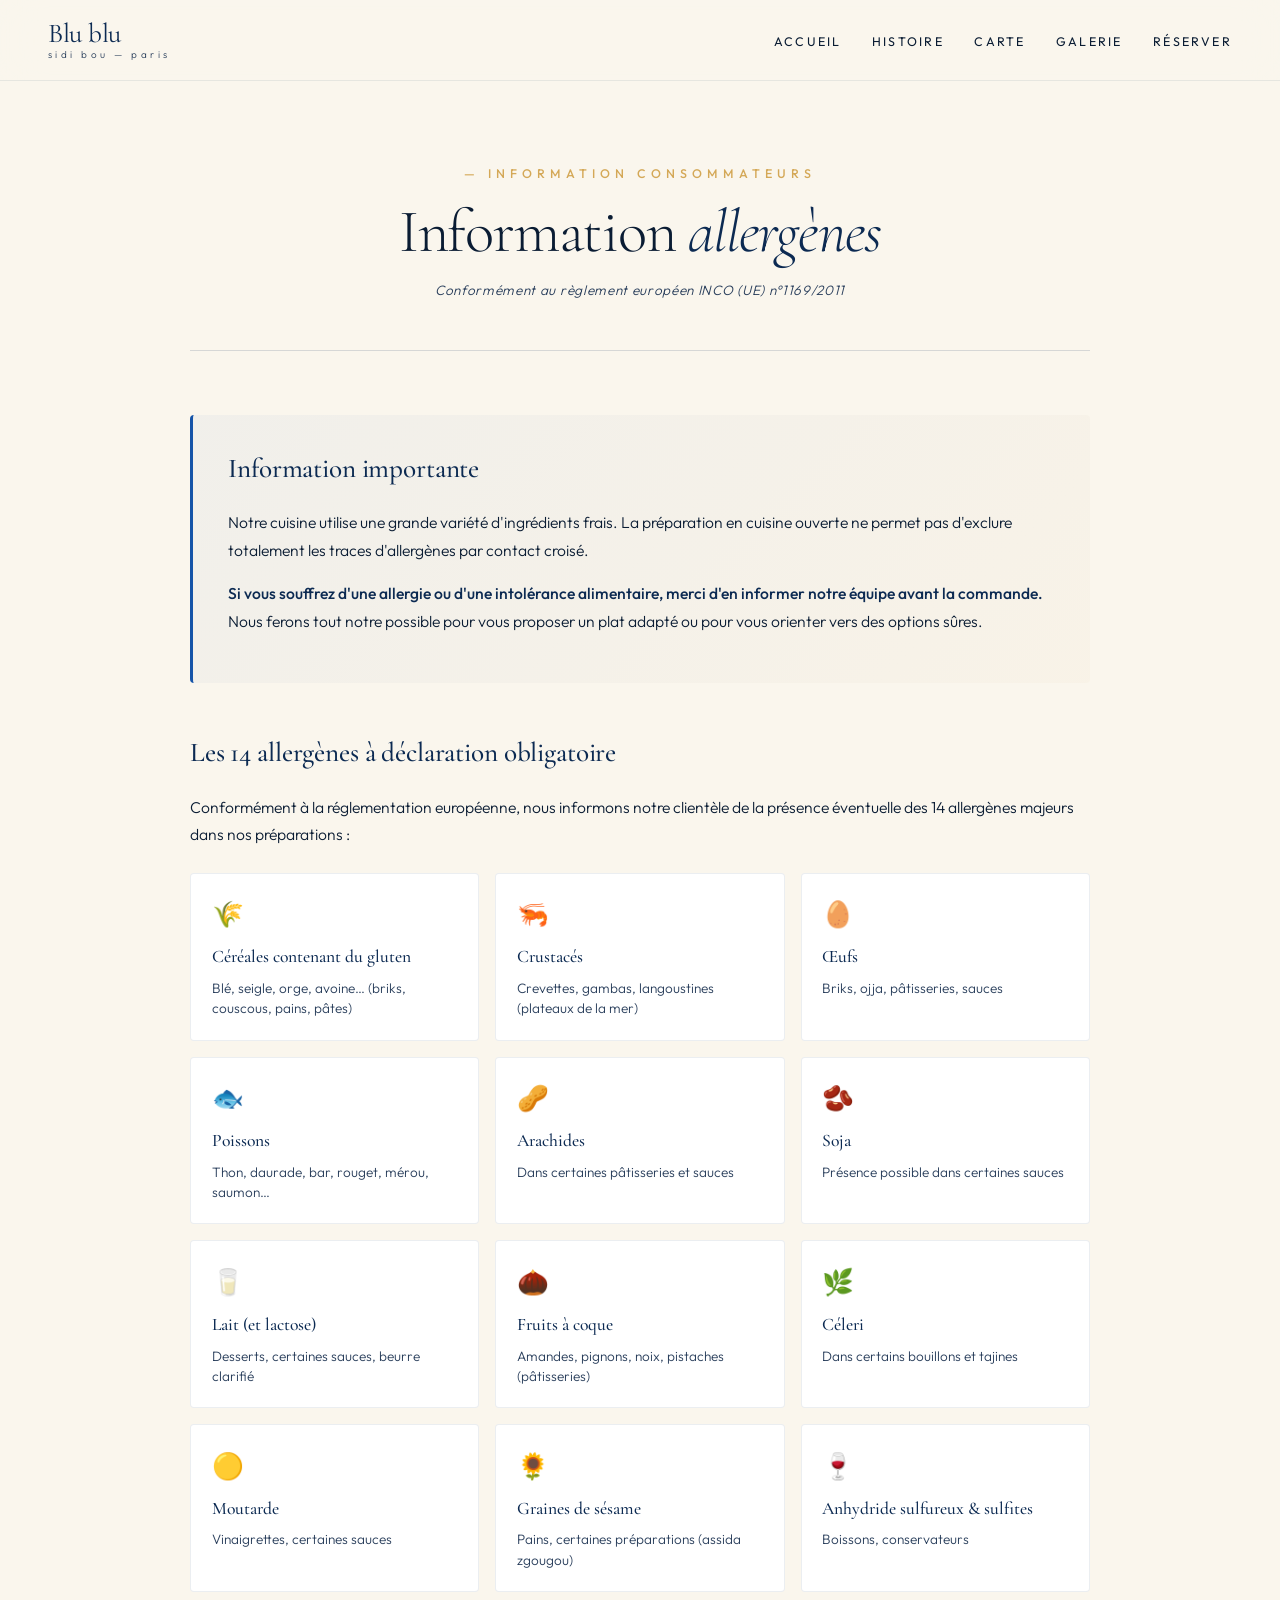
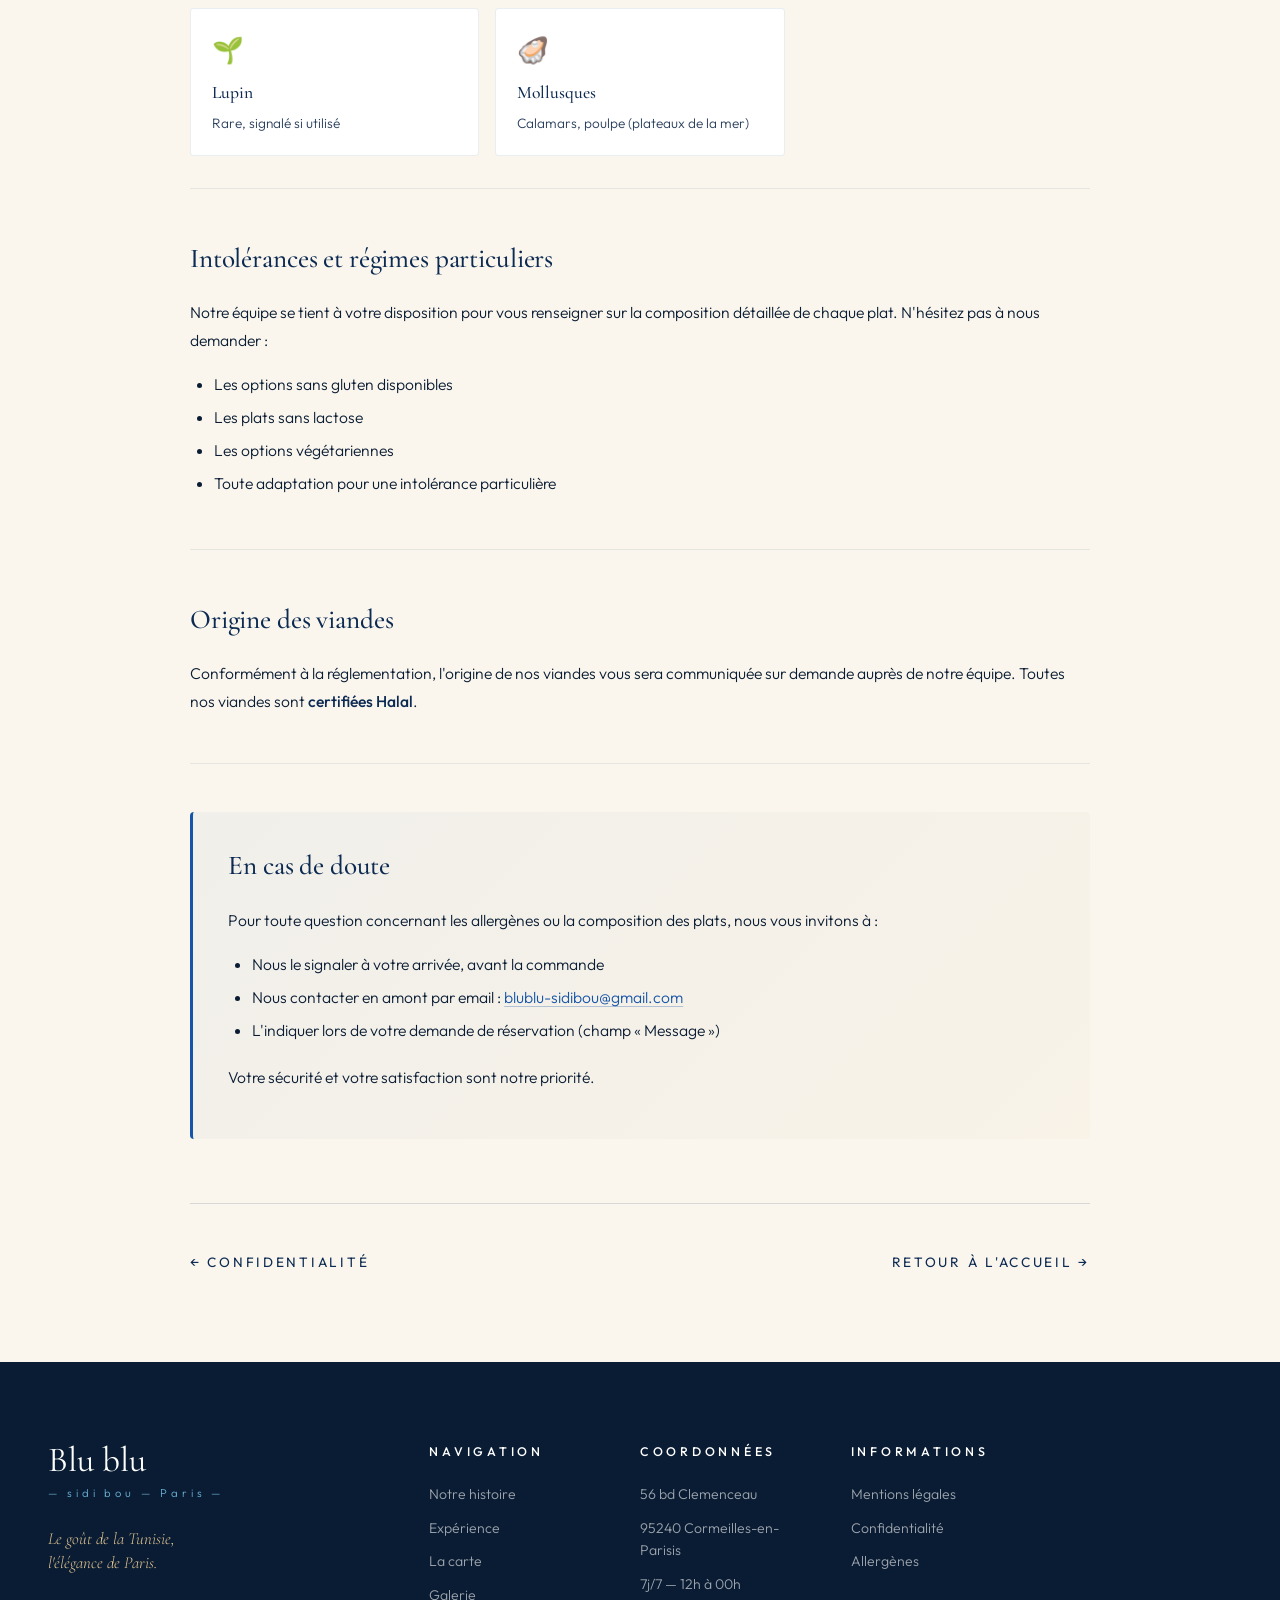
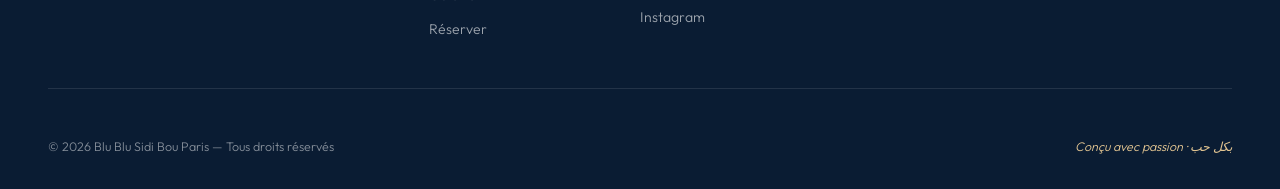
<file: allergenes.html>
<!DOCTYPE html>
<html lang="fr">
<head>
<meta charset="UTF-8">
<meta name="viewport" content="width=device-width, initial-scale=1.0">
<title>Allergènes — Blu Blu Sidi Bou Paris</title>
<meta name="description" content="Information sur les allergènes présents dans nos plats — Blu Blu Sidi Bou Paris.">
<link rel="preconnect" href="https://fonts.googleapis.com">
<link rel="preconnect" href="https://fonts.gstatic.com" crossorigin>
<link href="https://fonts.googleapis.com/css2?family=Cormorant+Garamond:ital,wght@0,300;0,400;0,500;0,600;0,700;1,400&family=Marcellus&family=Outfit:wght@200;300;400;500;600&display=swap" rel="stylesheet">
<link rel="stylesheet" href="styles.css">
<link rel="stylesheet" href="legal.css">
</head>
<body class="legal-page">

<nav class="nav" id="nav">
  <div class="nav-inner">
    <a href="index.html" class="nav-logo">
      <span class="nav-logo-mark">Blu blu</span>
      <span class="nav-logo-sub">sidi bou — Paris</span>
    </a>
    <ul class="nav-links">
      <li><a href="index.html">Accueil</a></li>
      <li><a href="index.html#histoire">Histoire</a></li>
      <li><a href="menu.html">Carte</a></li>
      <li><a href="index.html#galerie">Galerie</a></li>
      <li><a href="index.html#contact">Réserver</a></li>
    </ul>
    <button class="nav-toggle" id="navToggle" aria-label="Menu">
      <span></span><span></span><span></span>
    </button>
  </div>
</nav>

<main class="legal-main">
  <div class="legal-container">

    <div class="legal-header">
      <span class="legal-eyebrow">— Information consommateurs</span>
      <h1 class="legal-title">Information <em>allergènes</em></h1>
      <p class="legal-date">Conformément au règlement européen INCO (UE) n°1169/2011</p>
    </div>

    <section class="legal-section legal-highlight">
      <h2>Information importante</h2>
      <p>
        Notre cuisine utilise une grande variété d'ingrédients frais. La préparation en cuisine ouverte ne permet pas d'exclure totalement les traces d'allergènes par contact croisé.
      </p>
      <p>
        <strong>Si vous souffrez d'une allergie ou d'une intolérance alimentaire, merci d'en informer notre équipe avant la commande.</strong> Nous ferons tout notre possible pour vous proposer un plat adapté ou pour vous orienter vers des options sûres.
      </p>
    </section>

    <section class="legal-section">
      <h2>Les 14 allergènes à déclaration obligatoire</h2>
      <p>
        Conformément à la réglementation européenne, nous informons notre clientèle de la présence éventuelle des 14 allergènes majeurs dans nos préparations :
      </p>

      <div class="allergen-grid">
        <div class="allergen">
          <span class="allergen-icon">🌾</span>
          <strong>Céréales contenant du gluten</strong>
          <p>Blé, seigle, orge, avoine… (briks, couscous, pains, pâtes)</p>
        </div>
        <div class="allergen">
          <span class="allergen-icon">🦐</span>
          <strong>Crustacés</strong>
          <p>Crevettes, gambas, langoustines (plateaux de la mer)</p>
        </div>
        <div class="allergen">
          <span class="allergen-icon">🥚</span>
          <strong>Œufs</strong>
          <p>Briks, ojja, pâtisseries, sauces</p>
        </div>
        <div class="allergen">
          <span class="allergen-icon">🐟</span>
          <strong>Poissons</strong>
          <p>Thon, daurade, bar, rouget, mérou, saumon…</p>
        </div>
        <div class="allergen">
          <span class="allergen-icon">🥜</span>
          <strong>Arachides</strong>
          <p>Dans certaines pâtisseries et sauces</p>
        </div>
        <div class="allergen">
          <span class="allergen-icon">🫘</span>
          <strong>Soja</strong>
          <p>Présence possible dans certaines sauces</p>
        </div>
        <div class="allergen">
          <span class="allergen-icon">🥛</span>
          <strong>Lait (et lactose)</strong>
          <p>Desserts, certaines sauces, beurre clarifié</p>
        </div>
        <div class="allergen">
          <span class="allergen-icon">🌰</span>
          <strong>Fruits à coque</strong>
          <p>Amandes, pignons, noix, pistaches (pâtisseries)</p>
        </div>
        <div class="allergen">
          <span class="allergen-icon">🌿</span>
          <strong>Céleri</strong>
          <p>Dans certains bouillons et tajines</p>
        </div>
        <div class="allergen">
          <span class="allergen-icon">🟡</span>
          <strong>Moutarde</strong>
          <p>Vinaigrettes, certaines sauces</p>
        </div>
        <div class="allergen">
          <span class="allergen-icon">🌻</span>
          <strong>Graines de sésame</strong>
          <p>Pains, certaines préparations (assida zgougou)</p>
        </div>
        <div class="allergen">
          <span class="allergen-icon">🍷</span>
          <strong>Anhydride sulfureux & sulfites</strong>
          <p>Boissons, conservateurs</p>
        </div>
        <div class="allergen">
          <span class="allergen-icon">🌱</span>
          <strong>Lupin</strong>
          <p>Rare, signalé si utilisé</p>
        </div>
        <div class="allergen">
          <span class="allergen-icon">🦪</span>
          <strong>Mollusques</strong>
          <p>Calamars, poulpe (plateaux de la mer)</p>
        </div>
      </div>
    </section>

    <section class="legal-section">
      <h2>Intolérances et régimes particuliers</h2>
      <p>
        Notre équipe se tient à votre disposition pour vous renseigner sur la composition détaillée de chaque plat. N'hésitez pas à nous demander :
      </p>
      <ul>
        <li>Les options sans gluten disponibles</li>
        <li>Les plats sans lactose</li>
        <li>Les options végétariennes</li>
        <li>Toute adaptation pour une intolérance particulière</li>
      </ul>
    </section>

    <section class="legal-section">
      <h2>Origine des viandes</h2>
      <p>
        Conformément à la réglementation, l'origine de nos viandes vous sera communiquée sur demande auprès de notre équipe. Toutes nos viandes sont <strong>certifiées Halal</strong>.
      </p>
    </section>

    <section class="legal-section legal-highlight">
      <h2>En cas de doute</h2>
      <p>
        Pour toute question concernant les allergènes ou la composition des plats, nous vous invitons à :
      </p>
      <ul>
        <li>Nous le signaler à votre arrivée, avant la commande</li>
        <li>Nous contacter en amont par email : <a href="mailto:blublu-sidibou@gmail.com">blublu-sidibou@gmail.com</a></li>
        <li>L'indiquer lors de votre demande de réservation (champ « Message »)</li>
      </ul>
      <p>
        Votre sécurité et votre satisfaction sont notre priorité.
      </p>
    </section>

    <div class="legal-footer-nav">
      <a href="confidentialite.html">← Confidentialité</a>
      <a href="index.html">Retour à l'accueil →</a>
    </div>

  </div>
</main>

<footer class="footer">
  <div class="container">
    <div class="footer-grid">
      <div class="footer-brand">
        <div class="footer-logo">Blu blu</div>
        <div class="footer-logo-sub">— sidi bou — Paris —</div>
        <p class="footer-tagline">Le goût de la Tunisie,<br>l'élégance de Paris.</p>
      </div>
      <div class="footer-col">
        <h4>Navigation</h4>
        <ul>
          <li><a href="index.html#histoire">Notre histoire</a></li>
          <li><a href="index.html#experience">Expérience</a></li>
          <li><a href="menu.html">La carte</a></li>
          <li><a href="index.html#galerie">Galerie</a></li>
          <li><a href="index.html#contact">Réserver</a></li>
        </ul>
      </div>
      <div class="footer-col">
        <h4>Coordonnées</h4>
        <ul>
          <li>56 bd Clemenceau</li>
          <li>95240 Cormeilles-en-Parisis</li>
          <li>7j/7 — 12h à 00h</li>
          <li><a href="https://www.instagram.com/blublusidibouparis/" target="_blank" rel="noopener">Instagram</a></li>
        </ul>
      </div>
      <div class="footer-col">
        <h4>Informations</h4>
        <ul>
          <li><a href="mentions-legales.html">Mentions légales</a></li>
          <li><a href="confidentialite.html">Confidentialité</a></li>
          <li><a href="allergenes.html">Allergènes</a></li>
        </ul>
      </div>
    </div>
    <div class="footer-bottom">
      <p>© 2026 Blu Blu Sidi Bou Paris — Tous droits réservés</p>
      <p class="footer-credit">Conçu avec passion · بكل حب</p>
    </div>
  </div>
</footer>

<script src="script.js"></script>
</body>
</html>
</file>
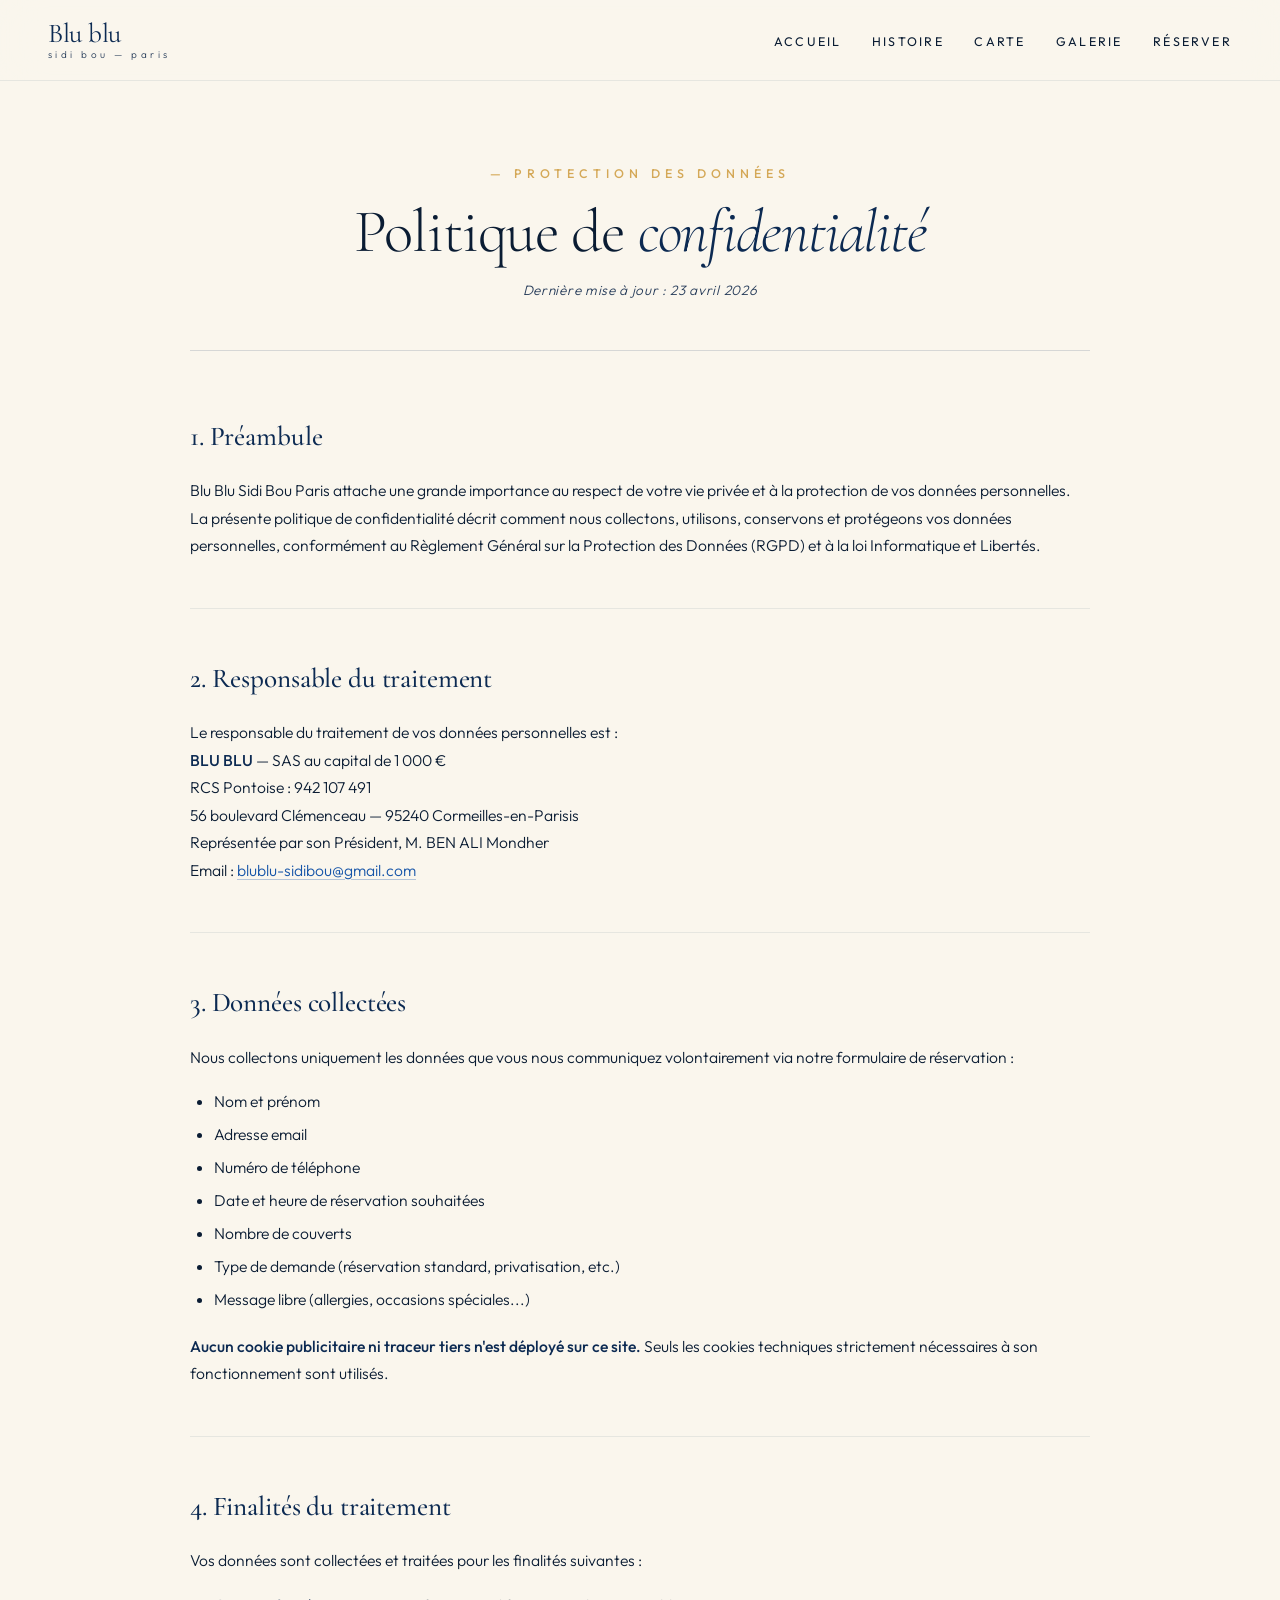
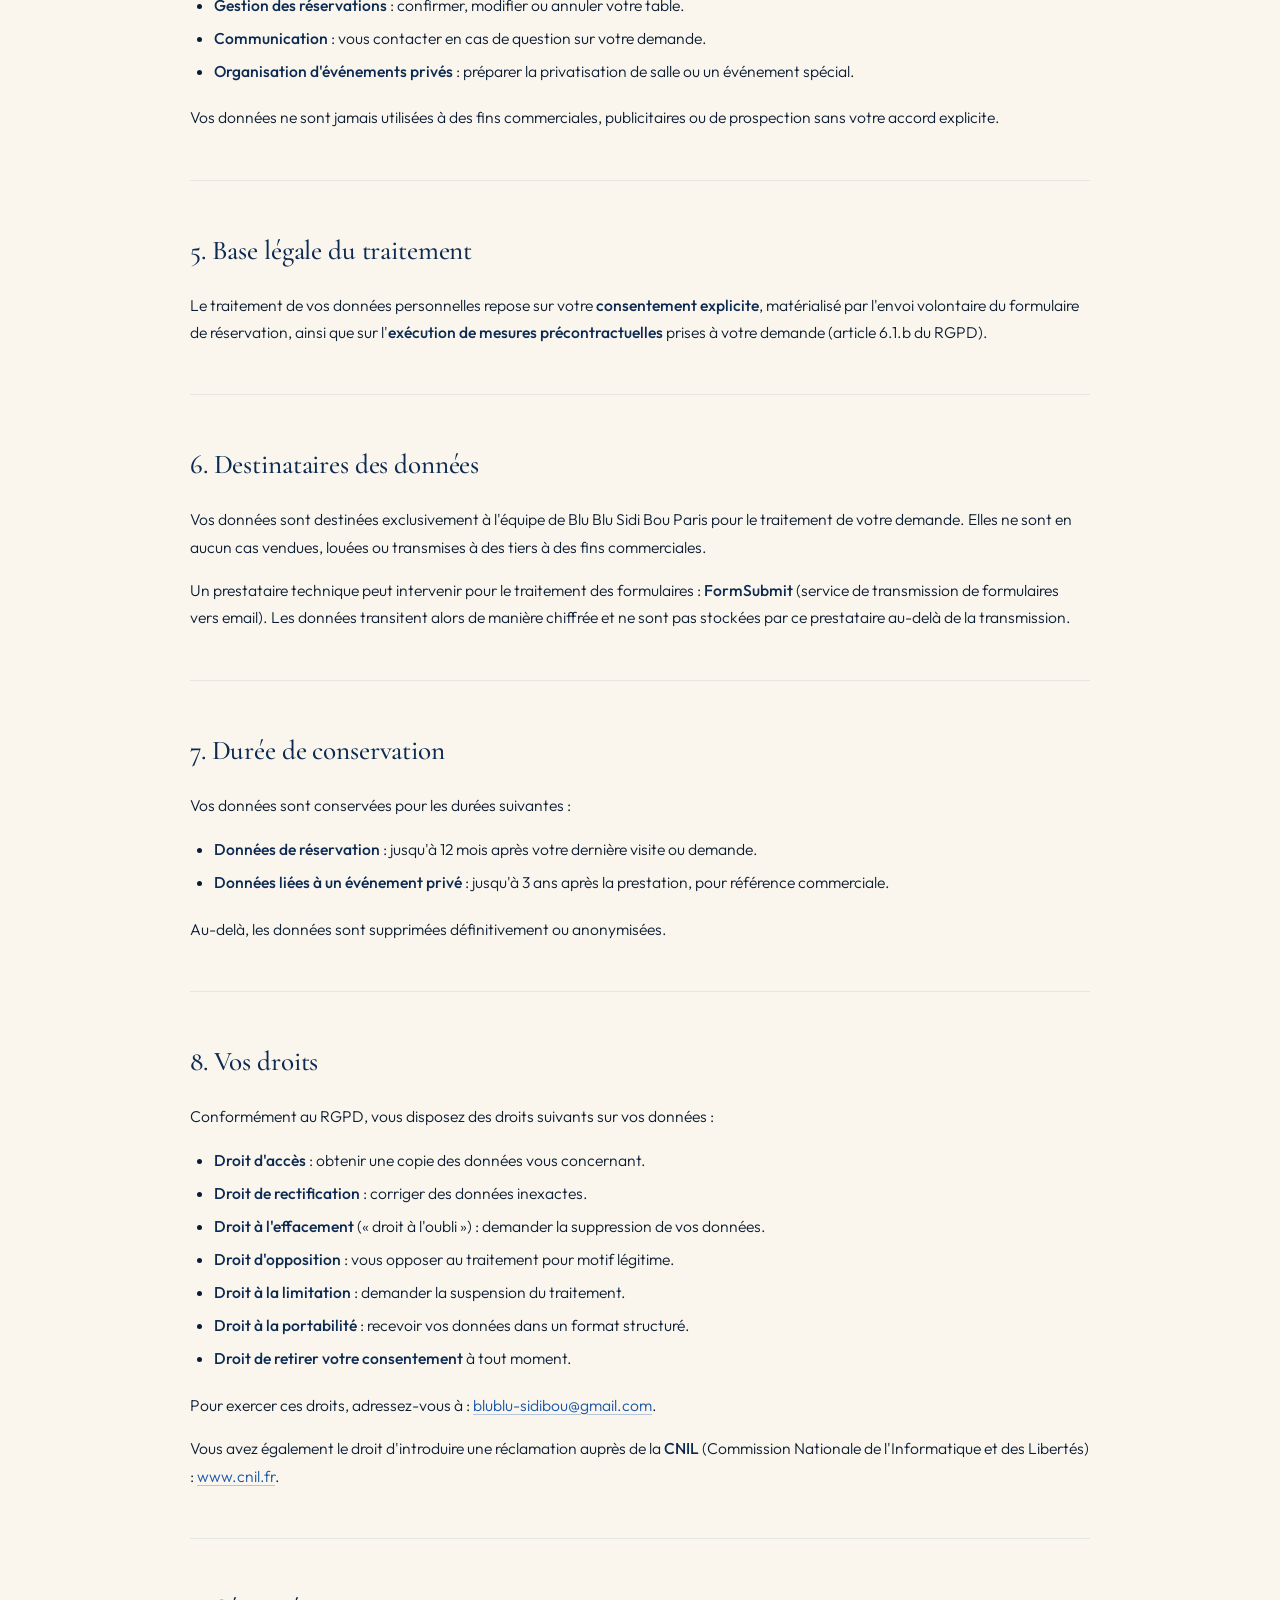
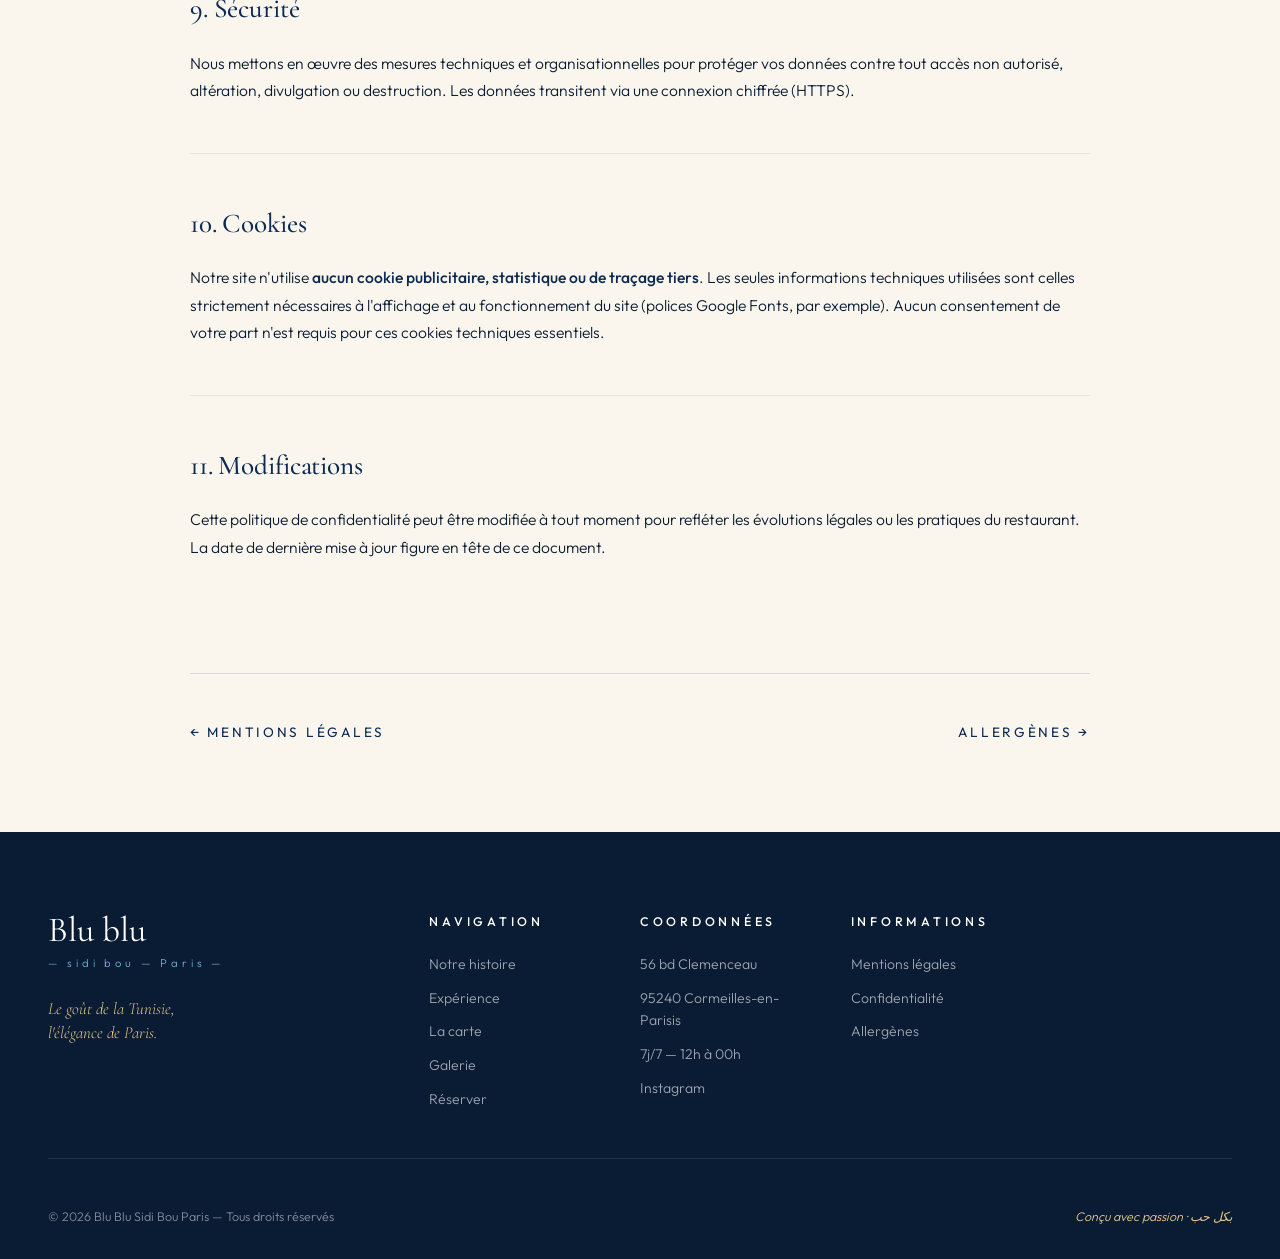
<file: confidentialite.html>
<!DOCTYPE html>
<html lang="fr">
<head>
<meta charset="UTF-8">
<meta name="viewport" content="width=device-width, initial-scale=1.0">
<title>Politique de confidentialité — Blu Blu Sidi Bou Paris</title>
<meta name="description" content="Politique de confidentialité et protection des données personnelles du site Blu Blu Sidi Bou Paris.">
<link rel="preconnect" href="https://fonts.googleapis.com">
<link rel="preconnect" href="https://fonts.gstatic.com" crossorigin>
<link href="https://fonts.googleapis.com/css2?family=Cormorant+Garamond:ital,wght@0,300;0,400;0,500;0,600;0,700;1,400&family=Marcellus&family=Outfit:wght@200;300;400;500;600&display=swap" rel="stylesheet">
<link rel="stylesheet" href="styles.css">
<link rel="stylesheet" href="legal.css">
</head>
<body class="legal-page">

<nav class="nav" id="nav">
  <div class="nav-inner">
    <a href="index.html" class="nav-logo">
      <span class="nav-logo-mark">Blu blu</span>
      <span class="nav-logo-sub">sidi bou — Paris</span>
    </a>
    <ul class="nav-links">
      <li><a href="index.html">Accueil</a></li>
      <li><a href="index.html#histoire">Histoire</a></li>
      <li><a href="menu.html">Carte</a></li>
      <li><a href="index.html#galerie">Galerie</a></li>
      <li><a href="index.html#contact">Réserver</a></li>
    </ul>
    <button class="nav-toggle" id="navToggle" aria-label="Menu">
      <span></span><span></span><span></span>
    </button>
  </div>
</nav>

<main class="legal-main">
  <div class="legal-container">

    <div class="legal-header">
      <span class="legal-eyebrow">— Protection des données</span>
      <h1 class="legal-title">Politique de <em>confidentialité</em></h1>
      <p class="legal-date">Dernière mise à jour : 23 avril 2026</p>
    </div>

    <section class="legal-section">
      <h2>1. Préambule</h2>
      <p>
        Blu Blu Sidi Bou Paris attache une grande importance au respect de votre vie privée et à la protection de vos données personnelles. La présente politique de confidentialité décrit comment nous collectons, utilisons, conservons et protégeons vos données personnelles, conformément au Règlement Général sur la Protection des Données (RGPD) et à la loi Informatique et Libertés.
      </p>
    </section>

    <section class="legal-section">
      <h2>2. Responsable du traitement</h2>
      <p>
        Le responsable du traitement de vos données personnelles est :<br>
        <strong>BLU BLU</strong> — SAS au capital de 1 000 €<br>
        RCS Pontoise : 942 107 491<br>
        56 boulevard Clémenceau — 95240 Cormeilles-en-Parisis<br>
        Représentée par son Président, M. BEN ALI Mondher<br>
        Email : <a href="mailto:blublu-sidibou@gmail.com">blublu-sidibou@gmail.com</a>
      </p>
    </section>

    <section class="legal-section">
      <h2>3. Données collectées</h2>
      <p>Nous collectons uniquement les données que vous nous communiquez volontairement via notre formulaire de réservation :</p>
      <ul>
        <li>Nom et prénom</li>
        <li>Adresse email</li>
        <li>Numéro de téléphone</li>
        <li>Date et heure de réservation souhaitées</li>
        <li>Nombre de couverts</li>
        <li>Type de demande (réservation standard, privatisation, etc.)</li>
        <li>Message libre (allergies, occasions spéciales...)</li>
      </ul>
      <p>
        <strong>Aucun cookie publicitaire ni traceur tiers n'est déployé sur ce site.</strong> Seuls les cookies techniques strictement nécessaires à son fonctionnement sont utilisés.
      </p>
    </section>

    <section class="legal-section">
      <h2>4. Finalités du traitement</h2>
      <p>Vos données sont collectées et traitées pour les finalités suivantes :</p>
      <ul>
        <li><strong>Gestion des réservations</strong> : confirmer, modifier ou annuler votre table.</li>
        <li><strong>Communication</strong> : vous contacter en cas de question sur votre demande.</li>
        <li><strong>Organisation d'événements privés</strong> : préparer la privatisation de salle ou un événement spécial.</li>
      </ul>
      <p>
        Vos données ne sont jamais utilisées à des fins commerciales, publicitaires ou de prospection sans votre accord explicite.
      </p>
    </section>

    <section class="legal-section">
      <h2>5. Base légale du traitement</h2>
      <p>
        Le traitement de vos données personnelles repose sur votre <strong>consentement explicite</strong>, matérialisé par l'envoi volontaire du formulaire de réservation, ainsi que sur l'<strong>exécution de mesures précontractuelles</strong> prises à votre demande (article 6.1.b du RGPD).
      </p>
    </section>

    <section class="legal-section">
      <h2>6. Destinataires des données</h2>
      <p>
        Vos données sont destinées exclusivement à l'équipe de Blu Blu Sidi Bou Paris pour le traitement de votre demande. Elles ne sont en aucun cas vendues, louées ou transmises à des tiers à des fins commerciales.
      </p>
      <p>
        Un prestataire technique peut intervenir pour le traitement des formulaires : <strong>FormSubmit</strong> (service de transmission de formulaires vers email). Les données transitent alors de manière chiffrée et ne sont pas stockées par ce prestataire au-delà de la transmission.
      </p>
    </section>

    <section class="legal-section">
      <h2>7. Durée de conservation</h2>
      <p>Vos données sont conservées pour les durées suivantes :</p>
      <ul>
        <li><strong>Données de réservation</strong> : jusqu'à 12 mois après votre dernière visite ou demande.</li>
        <li><strong>Données liées à un événement privé</strong> : jusqu'à 3 ans après la prestation, pour référence commerciale.</li>
      </ul>
      <p>
        Au-delà, les données sont supprimées définitivement ou anonymisées.
      </p>
    </section>

    <section class="legal-section">
      <h2>8. Vos droits</h2>
      <p>Conformément au RGPD, vous disposez des droits suivants sur vos données :</p>
      <ul>
        <li><strong>Droit d'accès</strong> : obtenir une copie des données vous concernant.</li>
        <li><strong>Droit de rectification</strong> : corriger des données inexactes.</li>
        <li><strong>Droit à l'effacement</strong> (« droit à l'oubli ») : demander la suppression de vos données.</li>
        <li><strong>Droit d'opposition</strong> : vous opposer au traitement pour motif légitime.</li>
        <li><strong>Droit à la limitation</strong> : demander la suspension du traitement.</li>
        <li><strong>Droit à la portabilité</strong> : recevoir vos données dans un format structuré.</li>
        <li><strong>Droit de retirer votre consentement</strong> à tout moment.</li>
      </ul>
      <p>
        Pour exercer ces droits, adressez-vous à : <a href="mailto:blublu-sidibou@gmail.com">blublu-sidibou@gmail.com</a>.
      </p>
      <p>
        Vous avez également le droit d'introduire une réclamation auprès de la <strong>CNIL</strong> (Commission Nationale de l'Informatique et des Libertés) : <a href="https://www.cnil.fr" target="_blank" rel="noopener">www.cnil.fr</a>.
      </p>
    </section>

    <section class="legal-section">
      <h2>9. Sécurité</h2>
      <p>
        Nous mettons en œuvre des mesures techniques et organisationnelles pour protéger vos données contre tout accès non autorisé, altération, divulgation ou destruction. Les données transitent via une connexion chiffrée (HTTPS).
      </p>
    </section>

    <section class="legal-section">
      <h2>10. Cookies</h2>
      <p>
        Notre site n'utilise <strong>aucun cookie publicitaire, statistique ou de traçage tiers</strong>. Les seules informations techniques utilisées sont celles strictement nécessaires à l'affichage et au fonctionnement du site (polices Google Fonts, par exemple). Aucun consentement de votre part n'est requis pour ces cookies techniques essentiels.
      </p>
    </section>

    <section class="legal-section">
      <h2>11. Modifications</h2>
      <p>
        Cette politique de confidentialité peut être modifiée à tout moment pour refléter les évolutions légales ou les pratiques du restaurant. La date de dernière mise à jour figure en tête de ce document.
      </p>
    </section>

    <div class="legal-footer-nav">
      <a href="mentions-legales.html">← Mentions légales</a>
      <a href="allergenes.html">Allergènes →</a>
    </div>

  </div>
</main>

<footer class="footer">
  <div class="container">
    <div class="footer-grid">
      <div class="footer-brand">
        <div class="footer-logo">Blu blu</div>
        <div class="footer-logo-sub">— sidi bou — Paris —</div>
        <p class="footer-tagline">Le goût de la Tunisie,<br>l'élégance de Paris.</p>
      </div>
      <div class="footer-col">
        <h4>Navigation</h4>
        <ul>
          <li><a href="index.html#histoire">Notre histoire</a></li>
          <li><a href="index.html#experience">Expérience</a></li>
          <li><a href="menu.html">La carte</a></li>
          <li><a href="index.html#galerie">Galerie</a></li>
          <li><a href="index.html#contact">Réserver</a></li>
        </ul>
      </div>
      <div class="footer-col">
        <h4>Coordonnées</h4>
        <ul>
          <li>56 bd Clemenceau</li>
          <li>95240 Cormeilles-en-Parisis</li>
          <li>7j/7 — 12h à 00h</li>
          <li><a href="https://www.instagram.com/blublusidibouparis/" target="_blank" rel="noopener">Instagram</a></li>
        </ul>
      </div>
      <div class="footer-col">
        <h4>Informations</h4>
        <ul>
          <li><a href="mentions-legales.html">Mentions légales</a></li>
          <li><a href="confidentialite.html">Confidentialité</a></li>
          <li><a href="allergenes.html">Allergènes</a></li>
        </ul>
      </div>
    </div>
    <div class="footer-bottom">
      <p>© 2026 Blu Blu Sidi Bou Paris — Tous droits réservés</p>
      <p class="footer-credit">Conçu avec passion · بكل حب</p>
    </div>
  </div>
</footer>

<script src="script.js"></script>
</body>
</html>
</file>
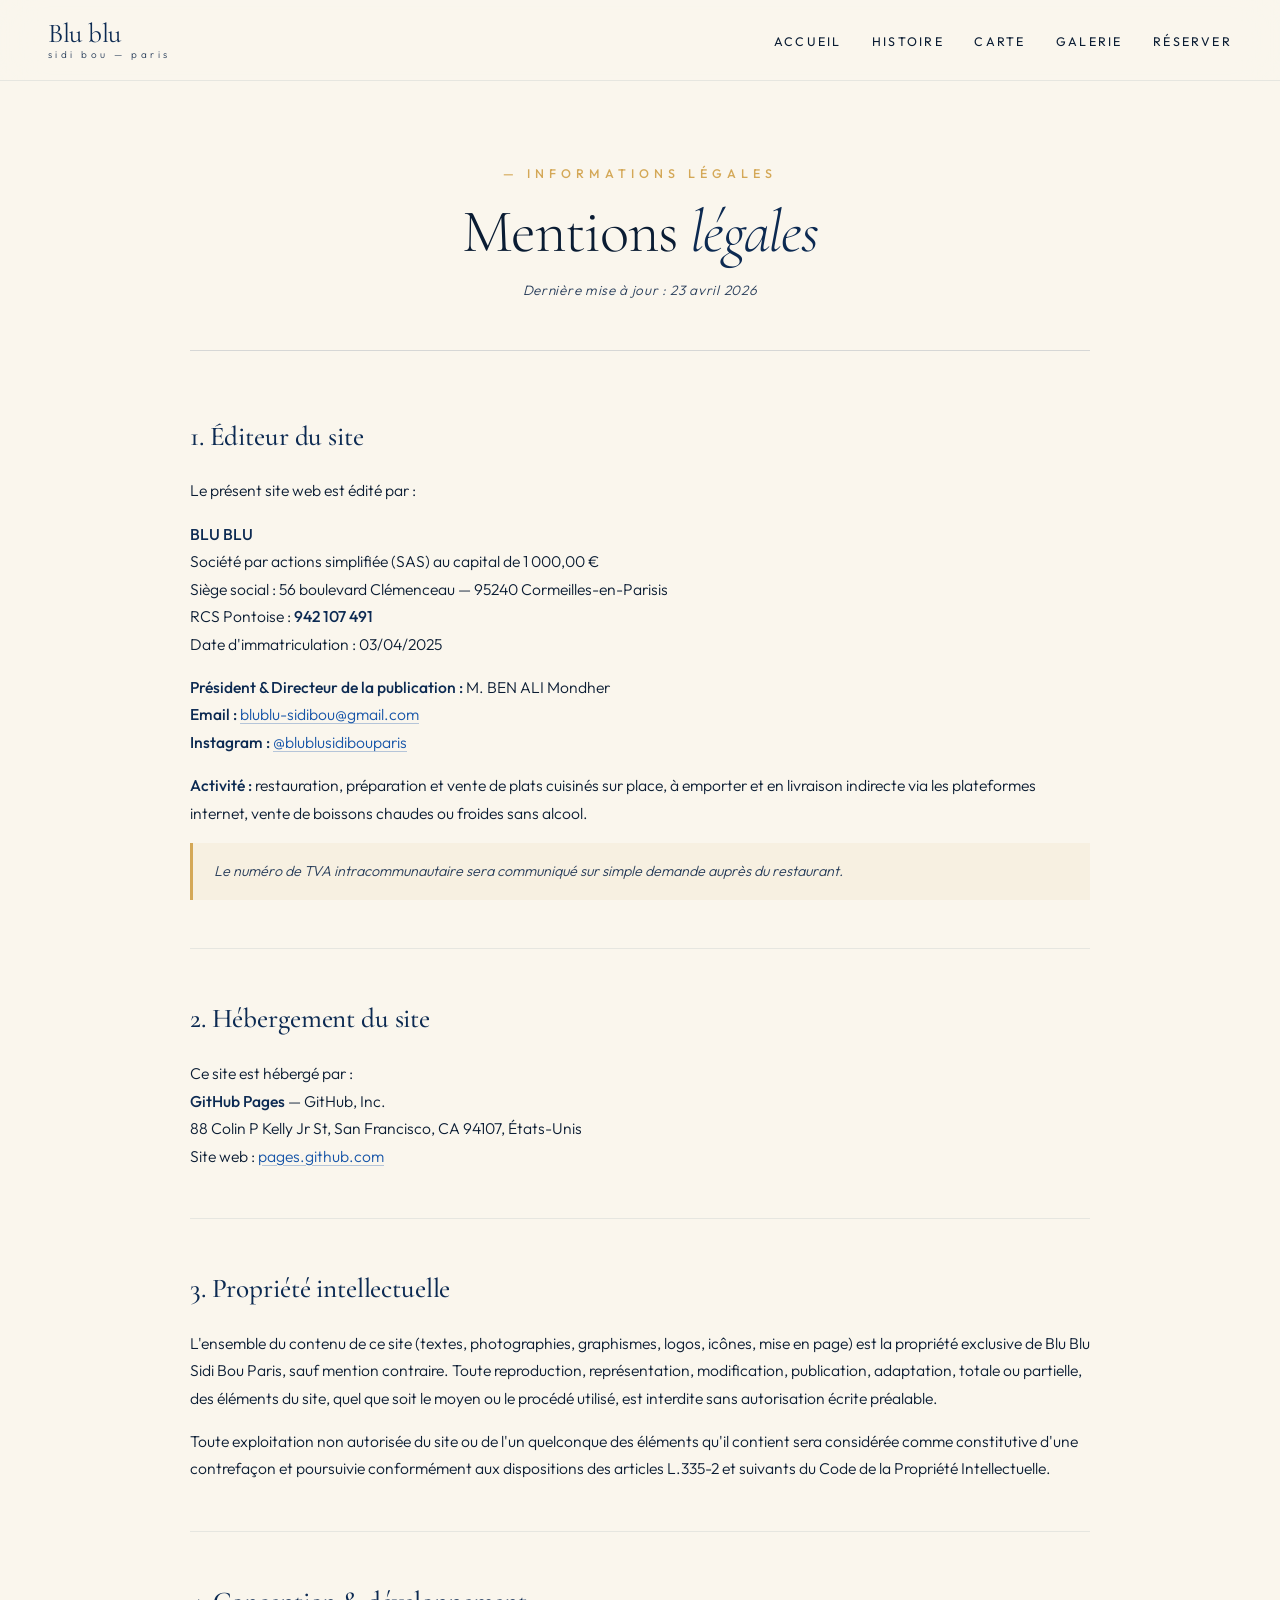
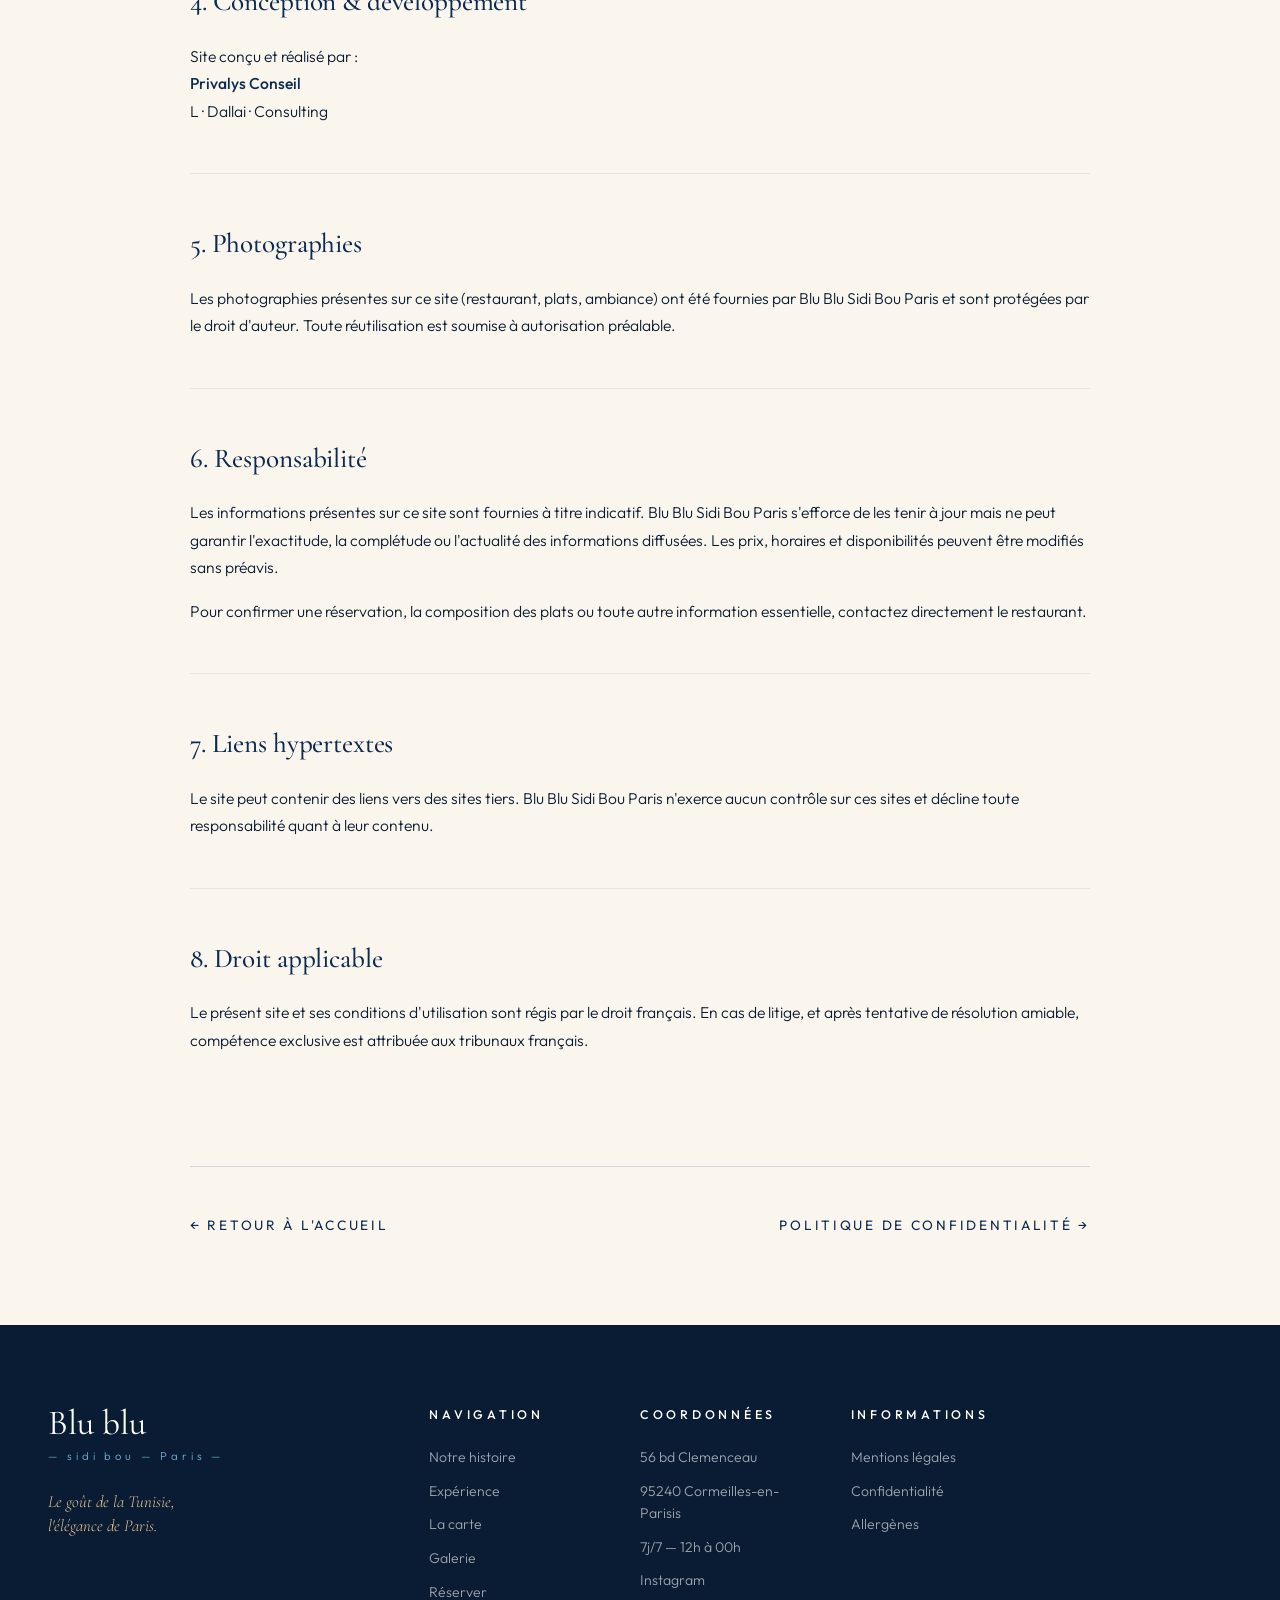
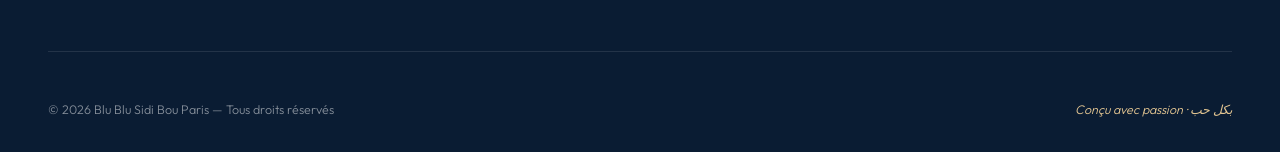
<file: mentions-legales.html>
<!DOCTYPE html>
<html lang="fr">
<head>
<meta charset="UTF-8">
<meta name="viewport" content="width=device-width, initial-scale=1.0">
<title>Mentions légales — Blu Blu Sidi Bou Paris</title>
<meta name="description" content="Mentions légales du site Blu Blu Sidi Bou Paris, restaurant tunisien à Cormeilles-en-Parisis.">
<link rel="preconnect" href="https://fonts.googleapis.com">
<link rel="preconnect" href="https://fonts.gstatic.com" crossorigin>
<link href="https://fonts.googleapis.com/css2?family=Cormorant+Garamond:ital,wght@0,300;0,400;0,500;0,600;0,700;1,400&family=Marcellus&family=Outfit:wght@200;300;400;500;600&display=swap" rel="stylesheet">
<link rel="stylesheet" href="styles.css">
<link rel="stylesheet" href="legal.css">
</head>
<body class="legal-page">

<nav class="nav" id="nav">
  <div class="nav-inner">
    <a href="index.html" class="nav-logo">
      <span class="nav-logo-mark">Blu blu</span>
      <span class="nav-logo-sub">sidi bou — Paris</span>
    </a>
    <ul class="nav-links">
      <li><a href="index.html">Accueil</a></li>
      <li><a href="index.html#histoire">Histoire</a></li>
      <li><a href="menu.html">Carte</a></li>
      <li><a href="index.html#galerie">Galerie</a></li>
      <li><a href="index.html#contact">Réserver</a></li>
    </ul>
    <button class="nav-toggle" id="navToggle" aria-label="Menu">
      <span></span><span></span><span></span>
    </button>
  </div>
</nav>

<main class="legal-main">
  <div class="legal-container">

    <div class="legal-header">
      <span class="legal-eyebrow">— Informations légales</span>
      <h1 class="legal-title">Mentions <em>légales</em></h1>
      <p class="legal-date">Dernière mise à jour : 23 avril 2026</p>
    </div>

    <section class="legal-section">
      <h2>1. Éditeur du site</h2>
      <p>Le présent site web est édité par :</p>
      <p>
        <strong>BLU BLU</strong><br>
        Société par actions simplifiée (SAS) au capital de 1 000,00 €<br>
        Siège social : 56 boulevard Clémenceau — 95240 Cormeilles-en-Parisis<br>
        RCS Pontoise : <strong>942 107 491</strong><br>
        Date d'immatriculation : 03/04/2025
      </p>
      <p>
        <strong>Président & Directeur de la publication :</strong> M. BEN ALI Mondher<br>
        <strong>Email :</strong> <a href="mailto:blublu-sidibou@gmail.com">blublu-sidibou@gmail.com</a><br>
        <strong>Instagram :</strong> <a href="https://www.instagram.com/blublusidibouparis/" target="_blank" rel="noopener">@blublusidibouparis</a>
      </p>
      <p>
        <strong>Activité :</strong> restauration, préparation et vente de plats cuisinés sur place, à emporter et en livraison indirecte via les plateformes internet, vente de boissons chaudes ou froides sans alcool.
      </p>
      <p class="legal-note">
        <em>Le numéro de TVA intracommunautaire sera communiqué sur simple demande auprès du restaurant.</em>
      </p>
    </section>

    <section class="legal-section">
      <h2>2. Hébergement du site</h2>
      <p>
        Ce site est hébergé par :<br>
        <strong>GitHub Pages</strong> — GitHub, Inc.<br>
        88 Colin P Kelly Jr St, San Francisco, CA 94107, États-Unis<br>
        Site web : <a href="https://pages.github.com" target="_blank" rel="noopener">pages.github.com</a>
      </p>
    </section>

    <section class="legal-section">
      <h2>3. Propriété intellectuelle</h2>
      <p>
        L'ensemble du contenu de ce site (textes, photographies, graphismes, logos, icônes, mise en page) est la propriété exclusive de Blu Blu Sidi Bou Paris, sauf mention contraire. Toute reproduction, représentation, modification, publication, adaptation, totale ou partielle, des éléments du site, quel que soit le moyen ou le procédé utilisé, est interdite sans autorisation écrite préalable.
      </p>
      <p>
        Toute exploitation non autorisée du site ou de l'un quelconque des éléments qu'il contient sera considérée comme constitutive d'une contrefaçon et poursuivie conformément aux dispositions des articles L.335-2 et suivants du Code de la Propriété Intellectuelle.
      </p>
    </section>

    <section class="legal-section">
      <h2>4. Conception & développement</h2>
      <p>
        Site conçu et réalisé par :<br>
        <strong>Privalys Conseil</strong><br>
        L · Dallai · Consulting
      </p>
    </section>

    <section class="legal-section">
      <h2>5. Photographies</h2>
      <p>
        Les photographies présentes sur ce site (restaurant, plats, ambiance) ont été fournies par Blu Blu Sidi Bou Paris et sont protégées par le droit d'auteur. Toute réutilisation est soumise à autorisation préalable.
      </p>
    </section>

    <section class="legal-section">
      <h2>6. Responsabilité</h2>
      <p>
        Les informations présentes sur ce site sont fournies à titre indicatif. Blu Blu Sidi Bou Paris s'efforce de les tenir à jour mais ne peut garantir l'exactitude, la complétude ou l'actualité des informations diffusées. Les prix, horaires et disponibilités peuvent être modifiés sans préavis.
      </p>
      <p>
        Pour confirmer une réservation, la composition des plats ou toute autre information essentielle, contactez directement le restaurant.
      </p>
    </section>

    <section class="legal-section">
      <h2>7. Liens hypertextes</h2>
      <p>
        Le site peut contenir des liens vers des sites tiers. Blu Blu Sidi Bou Paris n'exerce aucun contrôle sur ces sites et décline toute responsabilité quant à leur contenu.
      </p>
    </section>

    <section class="legal-section">
      <h2>8. Droit applicable</h2>
      <p>
        Le présent site et ses conditions d'utilisation sont régis par le droit français. En cas de litige, et après tentative de résolution amiable, compétence exclusive est attribuée aux tribunaux français.
      </p>
    </section>

    <div class="legal-footer-nav">
      <a href="index.html">← Retour à l'accueil</a>
      <a href="confidentialite.html">Politique de confidentialité →</a>
    </div>

  </div>
</main>

<footer class="footer">
  <div class="container">
    <div class="footer-grid">
      <div class="footer-brand">
        <div class="footer-logo">Blu blu</div>
        <div class="footer-logo-sub">— sidi bou — Paris —</div>
        <p class="footer-tagline">Le goût de la Tunisie,<br>l'élégance de Paris.</p>
      </div>
      <div class="footer-col">
        <h4>Navigation</h4>
        <ul>
          <li><a href="index.html#histoire">Notre histoire</a></li>
          <li><a href="index.html#experience">Expérience</a></li>
          <li><a href="menu.html">La carte</a></li>
          <li><a href="index.html#galerie">Galerie</a></li>
          <li><a href="index.html#contact">Réserver</a></li>
        </ul>
      </div>
      <div class="footer-col">
        <h4>Coordonnées</h4>
        <ul>
          <li>56 bd Clemenceau</li>
          <li>95240 Cormeilles-en-Parisis</li>
          <li>7j/7 — 12h à 00h</li>
          <li><a href="https://www.instagram.com/blublusidibouparis/" target="_blank" rel="noopener">Instagram</a></li>
        </ul>
      </div>
      <div class="footer-col">
        <h4>Informations</h4>
        <ul>
          <li><a href="mentions-legales.html">Mentions légales</a></li>
          <li><a href="confidentialite.html">Confidentialité</a></li>
          <li><a href="allergenes.html">Allergènes</a></li>
        </ul>
      </div>
    </div>
    <div class="footer-bottom">
      <p>© 2026 Blu Blu Sidi Bou Paris — Tous droits réservés</p>
      <p class="footer-credit">Conçu avec passion · بكل حب</p>
    </div>
  </div>
</footer>

<script src="script.js"></script>
</body>
</html>
</file>
<file: styles.css>
/* =============================================================
   BLU BLU SIDI BOU PARIS — STYLES v2
   Portes HD · Tapis subtil · Transition cinématique
   ============================================================= */

:root {
  /* Palette Sidi Bou */
  --blue-deep: #0c2a52;
  --blue-royal: #1554a8;
  --blue-sidi: #1e88c8;
  --blue-porte: #2176b8;
  --blue-porte-dark: #155890;
  --blue-porte-shadow: #0a3760;
  --blue-soft: #6cb3d9;
  --blue-pale: #e8f1f7;
  --white-pure: #ffffff;
  --white-warm: #faf6ed;
  --white-cream: #f5ede0;
  --gold: #d4a857;
  --gold-soft: #e4c692;
  --red-carpet: #8b1e2f;
  --red-deep: #5a1420;
  --ink: #0a1c33;
  --ink-soft: #2a3f5c;

  /* Typo */
  --font-display: 'Cormorant Garamond', 'Marcellus', serif;
  --font-serif: 'Marcellus', serif;
  --font-sans: 'Outfit', sans-serif;

  /* Spacing */
  --max-w: 1280px;
  --pad: clamp(1.25rem, 4vw, 3rem);
}

* { box-sizing: border-box; margin: 0; padding: 0; }

html { scroll-behavior: smooth; }

body {
  font-family: var(--font-sans);
  background: var(--white-warm);
  color: var(--ink);
  line-height: 1.6;
  font-weight: 300;
  overflow-x: hidden;
  -webkit-font-smoothing: antialiased;
}

img { max-width: 100%; display: block; }
a { color: inherit; text-decoration: none; }
button { font-family: inherit; cursor: pointer; border: none; background: none; }

/* =============================================================
   INTRO v4 — PORTES SVG RÉALISTES
   Tapis rouge discret qui avance vers le site
   ============================================================= */

.intro {
  position: fixed;
  inset: 0;
  z-index: 1000;
  background:
    radial-gradient(ellipse at 50% 100%, rgba(255,236,179,0.22) 0%, transparent 55%),
    linear-gradient(180deg, #0a1f3d 0%, #153a6e 40%, #2a6cb0 80%, #87cdec 100%);
  overflow: hidden;
  transition: opacity 1.5s cubic-bezier(0.7, 0, 0.3, 1), visibility 0s linear 1.5s;
}

.intro.fade-out {
  opacity: 0;
  visibility: hidden;
}

/* Atmosphère subtile */
.intro-sky {
  position: absolute;
  inset: 0;
  background:
    radial-gradient(ellipse at 50% 85%, rgba(255,220,150,0.3) 0%, transparent 60%),
    radial-gradient(ellipse at 20% 20%, rgba(255,255,255,0.1) 0%, transparent 50%),
    radial-gradient(ellipse at 80% 15%, rgba(255,255,255,0.07) 0%, transparent 40%);
  opacity: 0;
  animation: skyFade 2s ease-out 0.4s forwards;
}
@keyframes skyFade { to { opacity: 1; } }

/* Silhouettes de medina */
.intro-medina {
  position: absolute;
  bottom: 0;
  left: 0; right: 0;
  height: 22%;
  display: flex;
  align-items: flex-end;
  justify-content: center;
  gap: 0;
  opacity: 0;
  animation: medinaFade 2s ease-out 0.8s forwards;
  z-index: 0;
}
@keyframes medinaFade { to { opacity: 0.22; } }

.medina-house {
  background: var(--white-pure);
  position: relative;
  border-radius: 4px 4px 0 0;
  box-shadow: 0 -2px 0 rgba(255,255,255,0.5);
}
.medina-house::before {
  content: '';
  position: absolute;
  top: -10px; left: 50%;
  transform: translateX(-50%);
  width: 65%; height: 14px;
  background: var(--white-pure);
  border-radius: 6px 6px 0 0;
}
.h1 { width: 90px; height: 120px; }
.h2 { width: 120px; height: 150px; }
.h3 { width: 100px; height: 105px; }
.h4 { width: 140px; height: 140px; }
.h5 { width: 85px; height: 115px; }

/* =============================================================
   DOORWAY - Structure
   ============================================================= */

.doorway {
  position: absolute;
  inset: 0;
  display: flex;
  align-items: center;
  justify-content: center;
  perspective: 1600px;
  z-index: 1;
}

.door-wrapper {
  position: relative;
  width: min(60vw, 480px);
  height: min(85vh, 720px);
  transform-style: preserve-3d;
}

.door-frame {
  position: relative;
  width: 100%;
  height: 100%;
  display: flex;
  filter: drop-shadow(0 25px 50px rgba(0,0,0,0.5));
}

/* =============================================================
   PORTES SVG - Container
   ============================================================= */

.door-svg {
  flex: 1;
  height: 100%;
  transform-origin: var(--origin, left center);
  transition: transform 2.5s cubic-bezier(0.77, 0, 0.175, 1);
  overflow: visible;
}

.door-svg.left { --origin: left center; }
.door-svg.right { --origin: right center; }

.door-svg svg {
  width: 100%;
  height: 100%;
  display: block;
}

/* =============================================================
   TAPIS ROUGE - Rouge vif comme le vrai tapis du restaurant
   ============================================================= */

.red-carpet {
  position: absolute;
  bottom: 0;
  left: 50%;
  transform: translateX(-50%) perspective(1000px) rotateX(60deg);
  width: 0;
  height: 110vh;
  transform-origin: top center;
  z-index: 0;
  opacity: 0;
  background:
    linear-gradient(180deg,
      #cc1f2e 0%,
      #b81826 50%,
      #a0121e 100%);
  box-shadow:
    inset 8px 0 25px rgba(0,0,0,0.3),
    inset -8px 0 25px rgba(0,0,0,0.3),
    0 0 100px rgba(204, 31, 46, 0.4);
}

/* Texture tissée subtile */
.red-carpet::before {
  content: '';
  position: absolute;
  inset: 0;
  background:
    repeating-linear-gradient(90deg,
      transparent 0,
      rgba(255,255,255,0.04) 1px,
      transparent 2px,
      transparent 5px),
    repeating-linear-gradient(180deg,
      transparent 0,
      rgba(0,0,0,0.06) 1px,
      transparent 2px,
      transparent 4px);
  opacity: 0.7;
}

/* Liserés dorés latéraux (comme les vrais tapis de restaurant) */
.red-carpet::after {
  content: '';
  position: absolute;
  top: 0; bottom: 0;
  left: 6px; right: 6px;
  border-left: 2px solid rgba(212, 168, 87, 0.55);
  border-right: 2px solid rgba(212, 168, 87, 0.55);
  pointer-events: none;
}

/* =============================================================
   ANIMATION D'OUVERTURE - Simple et élégante
   ============================================================= */

/* Phase 1 : les portes s'ouvrent */
.intro.opening .door-svg.left {
  transform: rotateY(-115deg);
}
.intro.opening .door-svg.right {
  transform: rotateY(115deg);
}

/* Phase 2 : le tapis se déploie */
.intro.opening .red-carpet {
  width: min(52vw, 380px);
  opacity: 1;
  transition:
    width 2.2s cubic-bezier(0.77, 0, 0.175, 1) 0.4s,
    opacity 1.3s ease 0.4s;
}

/* Phase 3 : ciel/medina s'estompent */
.intro.opening .intro-sky,
.intro.opening .intro-medina {
  transition: opacity 1.5s ease 1.5s;
  opacity: 0;
}

/* Phase 4 : les portes disparaissent pour laisser place au tapis seul */
.intro.opening .door-wrapper {
  transition: opacity 1s ease 2.2s;
  opacity: 0;
}

/* Le tapis reste visible jusqu'à la fin — il disparaît avec toute l'intro via .fade-out */

/* =============================================================
   INTRO CONTENT - Logo
   ============================================================= */

.intro-content {
  position: absolute;
  top: 50%;
  left: 50%;
  transform: translate(-50%, -50%);
  text-align: center;
  color: var(--white-pure);
  z-index: 10;
  opacity: 0;
  animation: introContentIn 1.6s cubic-bezier(0.25, 0.1, 0.25, 1) 0.6s forwards;
  padding: 0 2rem;
}

@keyframes introContentIn {
  from { opacity: 0; transform: translate(-50%, -45%); }
  to { opacity: 1; transform: translate(-50%, -50%); }
}

.intro-logo { margin-bottom: 2rem; }

.logo-mark {
  font-family: var(--font-display);
  font-size: clamp(3.5rem, 9vw, 6rem);
  font-weight: 300;
  letter-spacing: -0.02em;
  line-height: 1;
  display: flex;
  justify-content: center;
  gap: 0.3em;
  text-shadow:
    0 2px 8px rgba(0,0,0,0.7),
    0 4px 30px rgba(0,0,0,0.5);
}
.logo-mark span:first-child { color: var(--white-pure); }
.logo-mark span:last-child {
  color: var(--blue-pale);
  font-style: italic;
}

.logo-sub {
  font-family: var(--font-sans);
  font-size: clamp(0.85rem, 2vw, 1rem);
  letter-spacing: 0.4em;
  text-transform: lowercase;
  margin-top: 0.5rem;
  opacity: 0.9;
  text-shadow: 0 2px 8px rgba(0,0,0,0.6);
}
.logo-paris {
  font-family: var(--font-sans);
  font-size: clamp(0.8rem, 2vw, 0.95rem);
  letter-spacing: 0.5em;
  text-transform: uppercase;
  margin-top: 0.3rem;
  opacity: 0.9;
  text-shadow: 0 2px 8px rgba(0,0,0,0.6);
}

.intro-tagline {
  font-family: var(--font-display);
  font-style: italic;
  font-size: clamp(1.1rem, 2.5vw, 1.5rem);
  font-weight: 300;
  margin: 1.5rem 0 2.5rem;
  opacity: 0.9;
  letter-spacing: 0.02em;
  text-shadow: 0 2px 8px rgba(0,0,0,0.6);
}

.enter-btn {
  display: inline-flex;
  align-items: center;
  gap: 1rem;
  padding: 1.2rem 2.8rem;
  background: rgba(255,255,255,0.08);
  color: var(--white-pure);
  border: 1px solid rgba(255,255,255,0.5);
  border-radius: 0;
  font-family: var(--font-sans);
  font-size: 0.85rem;
  letter-spacing: 0.3em;
  text-transform: uppercase;
  font-weight: 400;
  transition: all 0.5s ease;
  position: relative;
  overflow: hidden;
  backdrop-filter: blur(12px);
  -webkit-backdrop-filter: blur(12px);
}

.enter-btn::before {
  content: '';
  position: absolute;
  inset: 0;
  background: var(--white-pure);
  transform: translateX(-101%);
  transition: transform 0.6s cubic-bezier(0.65, 0, 0.35, 1);
  z-index: -1;
}

.enter-btn:hover {
  color: var(--blue-deep);
  border-color: var(--white-pure);
}
.enter-btn:hover::before { transform: translateX(0); }

.enter-btn-arrow { transition: transform 0.4s ease; }
.enter-btn:hover .enter-btn-arrow { transform: translateX(6px); }

.skip-intro {
  position: absolute;
  top: 2rem;
  right: 2rem;
  z-index: 20;
  color: var(--white-pure);
  font-size: 0.7rem;
  letter-spacing: 0.25em;
  text-transform: uppercase;
  opacity: 0.6;
  cursor: pointer;
  transition: opacity 0.3s;
  padding: 0.6rem 1.2rem;
  border: 1px solid rgba(255,255,255,0.25);
  border-radius: 100px;
  backdrop-filter: blur(10px);
  background: rgba(0,0,0,0.15);
}
.skip-intro:hover { opacity: 1; }

.intro.opening .intro-content {
  animation: introContentOut 0.9s ease forwards;
}
@keyframes introContentOut {
  to {
    opacity: 0;
    transform: translate(-50%, -55%) scale(0.95);
  }
}


/* =============================================================
   SITE PRINCIPAL - Révélation douce
   ============================================================= */

.site {
  opacity: 0;
  transition: opacity 1.5s ease 0.5s;
}
.site.revealed { opacity: 1; }

.container {
  max-width: var(--max-w);
  margin: 0 auto;
  padding: 0 var(--pad);
}

/* === NAVIGATION === */
.nav {
  position: fixed;
  top: 0; left: 0; right: 0;
  z-index: 100;
  padding: 1.25rem var(--pad);
  background: rgba(250, 246, 237, 0.85);
  backdrop-filter: blur(20px);
  -webkit-backdrop-filter: blur(20px);
  border-bottom: 1px solid rgba(12, 42, 82, 0.08);
  transition: all 0.4s ease;
}
.nav.scrolled {
  background: rgba(255, 255, 255, 0.95);
  padding: 0.85rem var(--pad);
}

.nav-inner {
  max-width: var(--max-w);
  margin: 0 auto;
  display: flex;
  align-items: center;
  justify-content: space-between;
  gap: 2rem;
}

.nav-logo {
  display: flex;
  flex-direction: column;
  line-height: 1;
}
.nav-logo-mark {
  font-family: var(--font-display);
  font-size: 1.7rem;
  font-weight: 400;
  color: var(--blue-deep);
  letter-spacing: -0.01em;
}
.nav-logo-sub {
  font-size: 0.62rem;
  letter-spacing: 0.35em;
  color: var(--ink-soft);
  margin-top: 0.2rem;
  text-transform: lowercase;
}

.nav-links {
  display: flex;
  gap: 1.9rem;
  list-style: none;
}
.nav-links a {
  font-size: 0.78rem;
  letter-spacing: 0.18em;
  text-transform: uppercase;
  color: var(--ink);
  font-weight: 400;
  position: relative;
  padding: 0.3rem 0;
  transition: color 0.3s;
}
.nav-links a::after {
  content: '';
  position: absolute;
  left: 0; bottom: 0;
  width: 0; height: 1px;
  background: var(--blue-deep);
  transition: width 0.4s ease;
}
.nav-links a:hover { color: var(--blue-deep); }
.nav-links a:hover::after { width: 100%; }

.nav-toggle {
  display: none;
  flex-direction: column;
  gap: 5px;
  padding: 8px;
}
.nav-toggle span {
  width: 24px;
  height: 1.5px;
  background: var(--ink);
  transition: all 0.3s;
}

/* === HERO === */
.hero {
  position: relative;
  min-height: 100vh;
  display: flex;
  align-items: center;
  padding: 8rem var(--pad) 4rem;
  overflow: hidden;
  color: var(--white-pure);
}

.hero-bg {
  position: absolute;
  inset: 0;
  background:
    linear-gradient(135deg, rgba(12,42,82,0.92) 0%, rgba(21,84,168,0.78) 100%),
    url('lieu-salle-principale.jpg') center/cover;
  z-index: -2;
}

.hero-bg::before {
  content: '';
  position: absolute;
  inset: 0;
  background-image:
    radial-gradient(ellipse 200px 280px at 15% 100%, rgba(255,255,255,0.06) 49%, transparent 50%),
    radial-gradient(ellipse 240px 320px at 85% 100%, rgba(255,255,255,0.05) 49%, transparent 50%),
    radial-gradient(ellipse 180px 240px at 50% 100%, rgba(255,255,255,0.04) 49%, transparent 50%);
  background-repeat: no-repeat;
}

.hero-bg::after {
  content: '';
  position: absolute;
  bottom: 0;
  left: 0; right: 0;
  height: 120px;
  background:
    repeating-linear-gradient(45deg, transparent 0 20px, rgba(255,255,255,0.03) 20px 40px),
    linear-gradient(180deg, transparent, rgba(12,42,82,0.4));
}

.hero-overlay {
  position: absolute;
  inset: 0;
  background: radial-gradient(ellipse at center, transparent 0%, rgba(12,28,51,0.5) 100%);
  z-index: -1;
}

.hero-content {
  max-width: 900px;
  position: relative;
  z-index: 2;
}

.hero-eyebrow {
  display: inline-block;
  font-size: 0.8rem;
  letter-spacing: 0.4em;
  text-transform: uppercase;
  color: var(--gold-soft);
  margin-bottom: 1.5rem;
  font-weight: 400;
  opacity: 0;
  animation: fadeUp 1s ease 0.3s forwards;
}

.hero-title {
  font-family: var(--font-display);
  font-size: clamp(2.8rem, 7vw, 5.5rem);
  font-weight: 300;
  line-height: 1.05;
  margin-bottom: 2rem;
  letter-spacing: -0.02em;
}
.hero-title .line-1, .hero-title .line-2 {
  display: block;
  opacity: 0;
  animation: fadeUp 1.2s cubic-bezier(0.25, 0.1, 0.25, 1) forwards;
}
.hero-title .line-1 { animation-delay: 0.5s; }
.hero-title .line-2 {
  font-style: italic;
  color: var(--blue-soft);
  animation-delay: 0.75s;
}

@keyframes fadeUp {
  from { opacity: 0; transform: translateY(30px); }
  to { opacity: 1; transform: translateY(0); }
}

.hero-desc {
  font-size: clamp(1rem, 1.5vw, 1.2rem);
  line-height: 1.7;
  max-width: 580px;
  margin-bottom: 2.5rem;
  font-weight: 300;
  opacity: 0;
  animation: fadeUp 1s ease 1s forwards;
  color: rgba(255,255,255,0.85);
}

.hero-cta {
  display: flex;
  flex-wrap: wrap;
  gap: 1rem;
  opacity: 0;
  animation: fadeUp 1s ease 1.2s forwards;
}

.btn {
  display: inline-flex;
  align-items: center;
  gap: 0.7rem;
  padding: 1rem 2rem;
  font-family: var(--font-sans);
  font-size: 0.82rem;
  letter-spacing: 0.25em;
  text-transform: uppercase;
  font-weight: 400;
  transition: all 0.4s ease;
  border: 1px solid transparent;
  cursor: pointer;
  position: relative;
  overflow: hidden;
}

.btn-primary {
  background: var(--white-pure);
  color: var(--blue-deep);
  border-color: var(--white-pure);
}
.btn-primary:hover {
  background: var(--gold);
  color: var(--white-pure);
  border-color: var(--gold);
  transform: translateY(-2px);
  box-shadow: 0 10px 30px rgba(212,168,87,0.3);
}

.btn-ghost {
  background: transparent;
  color: var(--white-pure);
  border-color: rgba(255,255,255,0.5);
}
.btn-ghost:hover {
  background: rgba(255,255,255,0.1);
  border-color: var(--white-pure);
}

.btn-full {
  width: 100%;
  justify-content: center;
}

.hero-decor {
  position: absolute;
  bottom: 0; right: -50px;
  width: 200px;
  opacity: 0.15;
  color: var(--white-pure);
  z-index: 0;
}

/* === SECTIONS COMMUNES === */
.section-eyebrow {
  display: inline-block;
  font-size: 0.78rem;
  letter-spacing: 0.4em;
  text-transform: uppercase;
  color: var(--blue-deep);
  margin-bottom: 1.2rem;
  font-weight: 400;
}
.section-eyebrow.light { color: var(--blue-soft); }

.section-title {
  font-family: var(--font-display);
  font-size: clamp(2.2rem, 5vw, 3.6rem);
  font-weight: 300;
  line-height: 1.1;
  letter-spacing: -0.015em;
  color: var(--ink);
  margin-bottom: 1.5rem;
}
.section-title em {
  font-style: italic;
  color: var(--blue-deep);
}

.section-head {
  margin-bottom: 4rem;
}
.section-head.center {
  text-align: center;
  max-width: 700px;
  margin-left: auto;
  margin-right: auto;
}

/* === HISTOIRE === */
.story {
  padding: 8rem var(--pad);
  position: relative;
  background: var(--white-warm);
}

.story::before {
  content: '';
  position: absolute;
  top: 0; left: 0;
  width: 200px; height: 200px;
  background:
    repeating-linear-gradient(45deg, var(--blue-pale) 0 1px, transparent 1px 20px),
    repeating-linear-gradient(-45deg, var(--blue-pale) 0 1px, transparent 1px 20px);
  opacity: 0.4;
}

.story-grid {
  max-width: var(--max-w);
  margin: 0 auto;
  display: grid;
  grid-template-columns: 1fr 1fr;
  gap: 5rem;
  align-items: center;
}

.story-visual { position: relative; }

.story-img-frame {
  position: relative;
  aspect-ratio: 4/5;
  border-radius: 0;
}

.story-img {
  width: 100%; height: 100%;
  background:
    linear-gradient(135deg, rgba(12,42,82,0.15), transparent 50%),
    url('lieu-menu.jpg') center/cover;
  position: relative;
  z-index: 2;
  border: 1px solid var(--blue-pale);
}

.story-img-decor {
  position: absolute;
  top: 30px; left: 30px;
  width: 100%; height: 100%;
  border: 2px solid var(--blue-deep);
  z-index: 1;
}

.story-quote {
  position: absolute;
  bottom: -40px; right: -30px;
  background: var(--blue-deep);
  color: var(--white-pure);
  padding: 2rem 2.5rem;
  max-width: 280px;
  z-index: 3;
  font-family: var(--font-display);
  font-style: italic;
}
.quote-mark {
  font-size: 4rem;
  line-height: 0.5;
  color: var(--gold);
  display: block;
  margin-bottom: 0.5rem;
}
.story-quote p {
  font-size: 1.05rem;
  line-height: 1.4;
}

.story-text p {
  font-size: 1.05rem;
  line-height: 1.85;
  color: var(--ink-soft);
  margin-bottom: 1.2rem;
  font-weight: 300;
}

.story-stats {
  display: grid;
  grid-template-columns: repeat(3, 1fr);
  gap: 1rem;
  margin-top: 3rem;
  padding-top: 2.5rem;
  border-top: 1px solid var(--blue-pale);
}
.stat { text-align: left; }
.stat-num {
  display: block;
  font-family: var(--font-display);
  font-size: 2.8rem;
  font-weight: 400;
  color: var(--blue-deep);
  line-height: 1;
}
.stat-label {
  display: block;
  font-size: 0.72rem;
  letter-spacing: 0.18em;
  text-transform: uppercase;
  color: var(--ink-soft);
  margin-top: 0.7rem;
  line-height: 1.4;
}

/* === EXPERIENCE SECTION (nouveautés : musique, terrasse, privatisation) === */
.experience {
  padding: 8rem 0;
  background: linear-gradient(180deg, var(--white-warm) 0%, var(--white-cream) 100%);
  position: relative;
  overflow: hidden;
}

.experience::before {
  content: '';
  position: absolute;
  top: 10%;
  right: -150px;
  width: 400px;
  height: 400px;
  background:
    radial-gradient(circle, rgba(21,84,168,0.08) 0%, transparent 70%);
  pointer-events: none;
}

.experience-grid {
  display: grid;
  grid-template-columns: repeat(3, 1fr);
  gap: 2rem;
  margin-top: 3rem;
}

.exp-card {
  background: var(--white-pure);
  padding: 3rem 2.5rem;
  position: relative;
  border: 1px solid rgba(12,42,82,0.08);
  transition: all 0.5s cubic-bezier(0.25, 0.1, 0.25, 1);
  overflow: hidden;
}

.exp-card::before {
  content: '';
  position: absolute;
  top: 0; left: 0; right: 0;
  height: 4px;
  background: linear-gradient(90deg, var(--gold), var(--blue-sidi));
  transform: scaleX(0);
  transform-origin: left;
  transition: transform 0.5s ease;
}

.exp-card:hover {
  transform: translateY(-8px);
  box-shadow: 0 30px 60px rgba(12,42,82,0.12);
  border-color: rgba(212,168,87,0.3);
}

.exp-card:hover::before { transform: scaleX(1); }

.exp-icon {
  width: 64px;
  height: 64px;
  border-radius: 50%;
  background: linear-gradient(135deg, var(--blue-pale), rgba(212,168,87,0.15));
  display: flex;
  align-items: center;
  justify-content: center;
  margin-bottom: 1.8rem;
  font-size: 1.8rem;
  color: var(--blue-deep);
}

.exp-tag {
  display: inline-block;
  font-size: 0.68rem;
  letter-spacing: 0.3em;
  text-transform: uppercase;
  color: var(--gold);
  margin-bottom: 0.8rem;
  font-weight: 500;
}

.exp-card h3 {
  font-family: var(--font-display);
  font-size: 1.8rem;
  font-weight: 400;
  margin-bottom: 1rem;
  color: var(--ink);
  line-height: 1.2;
}

.exp-card h3 em {
  font-style: italic;
  color: var(--blue-deep);
}

.exp-card p {
  font-size: 0.95rem;
  line-height: 1.7;
  color: var(--ink-soft);
  margin-bottom: 1rem;
}

.exp-highlight {
  display: inline-block;
  margin-top: 0.5rem;
  padding: 0.6rem 1.2rem;
  background: rgba(12,42,82,0.05);
  border-left: 2px solid var(--gold);
  font-family: var(--font-display);
  font-style: italic;
  font-size: 1rem;
  color: var(--blue-deep);
  font-weight: 400;
}

.exp-cta-block {
  margin-top: 4rem;
  text-align: center;
  padding: 3rem 2rem;
  background: var(--blue-deep);
  color: var(--white-warm);
  position: relative;
  overflow: hidden;
}

.exp-cta-block::before {
  content: '';
  position: absolute;
  inset: 0;
  background:
    radial-gradient(circle at 30% 50%, rgba(30,136,200,0.25), transparent 50%),
    radial-gradient(circle at 70% 50%, rgba(212,168,87,0.15), transparent 50%);
}

.exp-cta-block > * { position: relative; z-index: 1; }

.exp-cta-block h3 {
  font-family: var(--font-display);
  font-size: 2rem;
  font-weight: 300;
  font-style: italic;
  margin-bottom: 0.8rem;
}

.exp-cta-block p {
  color: rgba(255,255,255,0.8);
  margin-bottom: 1.5rem;
  font-size: 1rem;
}

/* === SIGNATURES === */
.signatures {
  padding: 8rem 0;
  background: linear-gradient(180deg, var(--white-cream) 0%, var(--white-warm) 100%);
}

.signature-grid {
  display: grid;
  grid-template-columns: repeat(3, 1fr);
  gap: 2rem;
  margin-top: 3rem;
}

.sig-card {
  background: var(--white-pure);
  overflow: hidden;
  transition: all 0.6s cubic-bezier(0.25, 0.1, 0.25, 1);
  position: relative;
  border: 1px solid rgba(12,42,82,0.06);
}
.sig-card:hover {
  transform: translateY(-8px);
  box-shadow: 0 30px 60px rgba(12,42,82,0.15);
}

.sig-img {
  aspect-ratio: 4/3;
  background-size: cover;
  background-position: center;
  transition: transform 0.8s ease;
}
.sig-card:hover .sig-img { transform: scale(1.06); }

.sig-img-1 {
  background-image: linear-gradient(135deg, rgba(12,42,82,0.1), transparent),
    url('plat-golla-agneau.jpg');
  background-position: center 40%;
}
.sig-img-2 {
  background-image: linear-gradient(135deg, rgba(12,42,82,0.1), transparent),
    url('plat-plateau-royal.jpg');
}
.sig-img-3 {
  background-image: linear-gradient(135deg, rgba(12,42,82,0.1), transparent),
    url('plat-brik-oeuf.jpg');
  background-position: center 45%;
}

.sig-content { padding: 2rem 1.8rem; }
.sig-tag {
  display: inline-block;
  font-size: 0.68rem;
  letter-spacing: 0.3em;
  text-transform: uppercase;
  color: var(--gold);
  margin-bottom: 0.8rem;
  font-weight: 500;
}
.sig-content h3 {
  font-family: var(--font-display);
  font-size: 1.8rem;
  font-weight: 400;
  margin-bottom: 0.7rem;
  color: var(--ink);
}
.sig-content p {
  font-size: 0.92rem;
  line-height: 1.6;
  color: var(--ink-soft);
  margin-bottom: 1.2rem;
}
.sig-price {
  font-family: var(--font-display);
  font-size: 1.4rem;
  color: var(--blue-deep);
  font-weight: 500;
}

.signatures-cta {
  text-align: center;
  margin-top: 4rem;
}
.signatures-cta .btn-primary {
  background: var(--blue-deep);
  color: var(--white-pure);
  border-color: var(--blue-deep);
}
.signatures-cta .btn-primary:hover {
  background: var(--gold);
  border-color: var(--gold);
}

/* === MENU SECTION === */
.menu-section {
  padding: 8rem 0;
  background: var(--ink);
  color: var(--white-warm);
  position: relative;
  overflow: hidden;
}

.menu-section::before {
  content: '';
  position: absolute;
  top: 0; left: 0; right: 0;
  height: 100%;
  background:
    radial-gradient(ellipse at 20% 0%, rgba(21,84,168,0.3) 0%, transparent 50%),
    radial-gradient(ellipse at 80% 100%, rgba(30,136,200,0.2) 0%, transparent 50%);
  pointer-events: none;
}

.menu-section .section-eyebrow { color: var(--gold-soft); }
.menu-section .section-title { color: var(--white-warm); }
.menu-section .section-title em { color: var(--blue-soft); }

.menu-categories {
  display: grid;
  grid-template-columns: repeat(4, 1fr);
  gap: 0;
  position: relative;
  z-index: 1;
  border-top: 1px solid rgba(255,255,255,0.1);
}

.menu-cat {
  padding: 2.2rem 1.8rem 2.5rem;
  border-right: 1px solid rgba(255,255,255,0.1);
  border-bottom: 1px solid rgba(255,255,255,0.1);
  transition: all 0.4s ease;
  cursor: pointer;
  display: block;
  position: relative;
}
.menu-cat:nth-child(4n) { border-right: none; }
.menu-cat:hover { background: rgba(21,84,168,0.2); }

.cat-num {
  display: block;
  font-family: var(--font-display);
  font-size: 0.95rem;
  color: var(--gold);
  font-style: italic;
  margin-bottom: 1rem;
}

.menu-cat h3 {
  font-family: var(--font-display);
  font-size: 1.4rem;
  font-weight: 400;
  color: var(--white-warm);
  margin-bottom: 0.7rem;
}

.menu-cat p {
  font-size: 0.85rem;
  line-height: 1.5;
  color: rgba(255,255,255,0.6);
  margin-bottom: 1.5rem;
}

.cat-arrow {
  display: inline-block;
  font-size: 1.2rem;
  color: var(--gold-soft);
  transition: transform 0.3s ease;
}
.menu-cat:hover .cat-arrow {
  transform: translateX(8px);
  color: var(--white-pure);
}

/* === GALERIE === */
.gallery {
  padding: 8rem 0;
  background: var(--white-warm);
}

.gallery-grid {
  display: grid;
  grid-template-columns: repeat(4, 1fr);
  grid-template-rows: 260px 260px 260px;
  gap: 0.8rem;
}

.gallery-item {
  overflow: hidden;
  position: relative;
}
.gi-tall { grid-row: span 2; }
.gi-wide { grid-column: span 2; }

.gi-img {
  width: 100%; height: 100%;
  background-size: cover;
  background-position: center;
  transition: transform 0.8s cubic-bezier(0.25, 0.1, 0.25, 1);
}
.gallery-item:hover .gi-img { transform: scale(1.08); }

.gi-1 { background-image: url('lieu-salle-principale.jpg'); }
.gi-2 { background-image: url('plat-couscous-merou.jpg'); }
.gi-3 { background-image: url('lieu-niche-sidibou.jpg'); }
.gi-4 { background-image: url('plat-tajine-viande.jpg'); }
.gi-5 { background-image: url('lieu-portes-bleues.jpg'); }
.gi-6 { background-image: url('plat-makarouna.jpg'); }
.gi-7 { background-image: url('lieu-arches-bleues.jpg'); }
.gi-8 { background-image: url('vitrine-fruits-mer.jpg'); }
.gi-9 { background-image: url('plat-tajine-tunisien.jpg'); }
.gi-10 { background-image: url('lieu-salle-etage.jpg'); }
.gi-11 { background-image: url('vitrine-grillades.jpg'); }
.gi-12 { background-image: url('facade-restaurant.jpg'); }

/* === AVIS === */
.reviews {
  padding: 8rem 0;
  background: linear-gradient(180deg, var(--white-cream) 0%, var(--white-warm) 100%);
}

.rating-summary {
  display: flex;
  align-items: center;
  justify-content: center;
  gap: 1rem;
  margin-top: 1.5rem;
}
.stars {
  display: flex;
  gap: 4px;
  color: var(--gold);
  font-size: 1.4rem;
}
.rating-text {
  font-size: 0.85rem;
  color: var(--ink-soft);
  letter-spacing: 0.1em;
}

.reviews-grid {
  display: grid;
  grid-template-columns: repeat(3, 1fr);
  gap: 1.5rem;
  margin-top: 4rem;
}

.review-card {
  background: var(--white-pure);
  padding: 2.2rem 2rem;
  position: relative;
  border: 1px solid rgba(12,42,82,0.08);
  transition: all 0.4s ease;
}
.review-card:hover {
  transform: translateY(-4px);
  box-shadow: 0 20px 40px rgba(12,42,82,0.1);
}
.review-card::before {
  content: '"';
  position: absolute;
  top: -10px; left: 20px;
  font-family: var(--font-display);
  font-size: 5rem;
  color: var(--blue-pale);
  line-height: 1;
  font-style: italic;
}

.review-stars {
  color: var(--gold);
  font-size: 0.9rem;
  letter-spacing: 0.2em;
  margin-bottom: 1rem;
  position: relative;
  z-index: 1;
}

.review-text {
  font-family: var(--font-display);
  font-size: 1.05rem;
  line-height: 1.7;
  color: var(--ink);
  margin-bottom: 1.8rem;
  font-style: italic;
  position: relative;
  z-index: 1;
}

.review-author {
  display: flex;
  align-items: center;
  gap: 0.8rem;
  padding-top: 1.2rem;
  border-top: 1px solid var(--blue-pale);
}

.review-avatar {
  width: 42px; height: 42px;
  border-radius: 50%;
  background: var(--blue-deep);
  color: var(--white-pure);
  display: flex;
  align-items: center;
  justify-content: center;
  font-family: var(--font-display);
  font-size: 1.2rem;
  font-weight: 500;
}

.review-name {
  font-weight: 500;
  font-size: 0.92rem;
  color: var(--ink);
}
.review-meta {
  font-size: 0.72rem;
  color: var(--ink-soft);
  letter-spacing: 0.05em;
  margin-top: 2px;
}

/* === CONTACT === */
.contact {
  padding: 8rem 0;
  background: var(--blue-deep);
  color: var(--white-warm);
  position: relative;
  overflow: hidden;
}

.contact::before {
  content: '';
  position: absolute;
  top: -50px; right: -50px;
  width: 400px; height: 400px;
  background:
    radial-gradient(circle, rgba(21,84,168,0.4) 0%, transparent 70%);
}
.contact::after {
  content: '';
  position: absolute;
  bottom: -100px; left: -100px;
  width: 500px; height: 500px;
  background:
    radial-gradient(circle, rgba(30,136,200,0.2) 0%, transparent 70%);
}

.contact-grid {
  display: grid;
  grid-template-columns: 1fr 1fr;
  gap: 5rem;
  position: relative;
  z-index: 1;
}

.contact-info .section-title { color: var(--white-warm); }
.contact-info .section-title em { color: var(--blue-soft); }

.contact-intro {
  font-size: 1.05rem;
  line-height: 1.7;
  color: rgba(255,255,255,0.8);
  margin-bottom: 3rem;
  font-weight: 300;
}

.contact-details {
  display: flex;
  flex-direction: column;
  gap: 1.8rem;
}

.contact-item {
  display: flex;
  gap: 1.2rem;
  align-items: flex-start;
}

.contact-icon {
  width: 44px; height: 44px;
  border-radius: 50%;
  background: rgba(255,255,255,0.1);
  display: flex;
  align-items: center;
  justify-content: center;
  font-size: 1.2rem;
  flex-shrink: 0;
}

.contact-label {
  font-size: 0.72rem;
  letter-spacing: 0.3em;
  text-transform: uppercase;
  color: var(--gold-soft);
  margin-bottom: 0.4rem;
  font-weight: 500;
}
.contact-value {
  font-size: 1rem;
  line-height: 1.5;
  color: var(--white-warm);
}
.contact-value a {
  color: var(--blue-soft);
  transition: color 0.3s;
}
.contact-value a:hover { color: var(--gold); }

/* Form */
.contact-form {
  background: var(--white-warm);
  color: var(--ink);
  padding: 3rem 2.5rem;
  border: 1px solid var(--gold);
  position: relative;
}
.contact-form::before {
  content: '';
  position: absolute;
  top: 12px; left: 12px;
  right: 12px; bottom: 12px;
  border: 1px solid rgba(212,168,87,0.3);
  pointer-events: none;
}

.contact-form h3 {
  font-family: var(--font-display);
  font-size: 1.8rem;
  font-weight: 400;
  margin-bottom: 2rem;
  color: var(--blue-deep);
  text-align: center;
}

.form-row {
  display: grid;
  grid-template-columns: 1fr 1fr;
  gap: 1rem;
}
.form-row:has(.form-field:nth-child(3)) {
  grid-template-columns: 1fr 1fr 1fr;
}

.form-field {
  margin-bottom: 1.2rem;
  display: flex;
  flex-direction: column;
}

.form-field label {
  font-size: 0.72rem;
  letter-spacing: 0.18em;
  text-transform: uppercase;
  color: var(--ink-soft);
  margin-bottom: 0.5rem;
  font-weight: 500;
}

.form-field input,
.form-field select,
.form-field textarea {
  font-family: var(--font-sans);
  font-size: 0.95rem;
  padding: 0.75rem 0.9rem;
  border: 1px solid rgba(12,42,82,0.2);
  background: transparent;
  color: var(--ink);
  border-radius: 0;
  transition: border-color 0.3s, background 0.3s;
}
.form-field input:focus,
.form-field select:focus,
.form-field textarea:focus {
  outline: none;
  border-color: var(--blue-deep);
  background: var(--white-pure);
}

.contact-form .btn-primary {
  background: var(--blue-deep);
  color: var(--white-pure);
  border-color: var(--blue-deep);
  margin-top: 0.5rem;
}
.contact-form .btn-primary:hover {
  background: var(--gold);
  border-color: var(--gold);
}

.form-note {
  text-align: center;
  font-size: 0.78rem;
  color: var(--ink-soft);
  margin-top: 1rem;
  font-style: italic;
}

/* Consentement RGPD */
.form-consent {
  margin: 0.8rem 0 1.2rem;
  padding: 0.8rem 0;
}

.consent-label {
  display: flex;
  align-items: flex-start;
  gap: 0.7rem;
  font-size: 0.8rem;
  line-height: 1.5;
  color: var(--ink-soft);
  cursor: pointer;
  font-weight: 400;
  letter-spacing: 0;
  text-transform: none;
}

.consent-label input[type="checkbox"] {
  flex-shrink: 0;
  width: 16px;
  height: 16px;
  margin-top: 2px;
  accent-color: var(--blue-deep);
  cursor: pointer;
}

.consent-label a {
  color: var(--blue-royal);
  text-decoration: underline;
  text-underline-offset: 2px;
}
.consent-label a:hover { color: var(--gold); }

/* === FOOTER === */
.footer {
  background: var(--ink);
  color: var(--white-cream);
  padding: 5rem 0 2rem;
}

.footer-grid {
  display: grid;
  grid-template-columns: 2fr 1fr 1fr 1fr 1fr;
  gap: 2.5rem;
  margin-bottom: 3rem;
  padding-bottom: 3rem;
  border-bottom: 1px solid rgba(255,255,255,0.1);
}

.footer-logo {
  font-family: var(--font-display);
  font-size: 2.2rem;
  font-weight: 400;
  color: var(--white-pure);
  line-height: 1;
}
.footer-logo-sub {
  font-size: 0.7rem;
  letter-spacing: 0.35em;
  margin: 0.5rem 0 1.5rem;
  color: var(--blue-soft);
}
.footer-tagline {
  font-family: var(--font-display);
  font-style: italic;
  font-size: 1.05rem;
  line-height: 1.4;
  color: var(--gold-soft);
  max-width: 280px;
}

.footer-col h4 {
  font-size: 0.78rem;
  letter-spacing: 0.3em;
  text-transform: uppercase;
  color: var(--white-pure);
  margin-bottom: 1.3rem;
  font-weight: 500;
}
.footer-col ul {
  list-style: none;
  display: flex;
  flex-direction: column;
  gap: 0.7rem;
}
.footer-col a, .footer-col li {
  font-size: 0.88rem;
  color: rgba(255,255,255,0.6);
  transition: color 0.3s;
}
.footer-col a:hover { color: var(--gold-soft); }

.footer-bottom {
  display: flex;
  justify-content: space-between;
  flex-wrap: wrap;
  gap: 1rem;
  font-size: 0.78rem;
  color: rgba(255,255,255,0.5);
}
.footer-credit {
  font-style: italic;
  color: var(--gold-soft);
}

/* =============================================================
   RESPONSIVE
   ============================================================= */

@media (max-width: 968px) {
  .nav-links { display: none; }
  .nav-toggle { display: flex; }
  .nav-links.open {
    display: flex;
    position: absolute;
    top: 100%;
    left: 0; right: 0;
    flex-direction: column;
    background: var(--white-pure);
    padding: 2rem;
    gap: 1.5rem;
    border-top: 1px solid var(--blue-pale);
  }

  .story-grid,
  .contact-grid {
    grid-template-columns: 1fr;
    gap: 3rem;
  }

  .signature-grid,
  .reviews-grid,
  .experience-grid {
    grid-template-columns: 1fr;
  }

  .menu-categories {
    grid-template-columns: repeat(2, 1fr);
  }
  .menu-cat:nth-child(2n) { border-right: none; }
  .menu-cat:nth-child(4n) { border-right: 1px solid rgba(255,255,255,0.1); }

  .gallery-grid {
    grid-template-columns: repeat(2, 1fr);
    grid-template-rows: repeat(6, 220px);
  }
  .gi-tall { grid-row: span 1; }
  .gi-wide { grid-column: span 2; }

  .footer-grid {
    grid-template-columns: 1fr 1fr;
  }

  .form-row {
    grid-template-columns: 1fr;
  }
  .form-row:has(.form-field:nth-child(3)) {
    grid-template-columns: 1fr;
  }

  .story-quote {
    bottom: -20px; right: 0;
    max-width: 220px;
    padding: 1.3rem 1.5rem;
  }
  .story-img-decor {
    top: 15px; left: 15px;
  }

  .door-wrapper {
    width: 80vw;
    height: 75vh;
  }
}

@media (max-width: 640px) {
  .menu-categories {
    grid-template-columns: 1fr;
  }
  .menu-cat { border-right: none !important; }

  .gallery-grid {
    grid-template-columns: 1fr;
    grid-template-rows: repeat(12, 200px);
  }
  .gi-wide { grid-column: span 1; }

  .footer-grid { grid-template-columns: 1fr; gap: 2rem; }

  .hero { padding-top: 7rem; }
  .hero-cta { flex-direction: column; align-items: stretch; }
  .btn { justify-content: center; }

  .story-quote {
    position: static;
    margin-top: 2rem;
    max-width: none;
  }

  .contact-form {
    padding: 2rem 1.5rem;
  }
}

/* === Animations au scroll === */
@media (prefers-reduced-motion: no-preference) {
  .reveal {
    opacity: 0;
    transform: translateY(40px);
    transition: opacity 1s cubic-bezier(0.25, 0.1, 0.25, 1), transform 1s cubic-bezier(0.25, 0.1, 0.25, 1);
  }
  .reveal.in {
    opacity: 1;
    transform: translateY(0);
  }
}
</file>
<file: legal.css>
/* =============================================================
   STYLES POUR LES PAGES LÉGALES
   ============================================================= */

.legal-page {
  background: var(--white-warm);
  min-height: 100vh;
  display: flex;
  flex-direction: column;
}

.legal-main {
  flex: 1;
  padding: 10rem var(--pad) 5rem;
}

.legal-container {
  max-width: 900px;
  margin: 0 auto;
}

/* Header */
.legal-header {
  text-align: center;
  margin-bottom: 4rem;
  padding-bottom: 3rem;
  border-bottom: 1px solid rgba(12,42,82,0.15);
}

.legal-eyebrow {
  display: inline-block;
  font-size: 0.78rem;
  letter-spacing: 0.4em;
  text-transform: uppercase;
  color: var(--gold);
  margin-bottom: 1rem;
  font-weight: 500;
}

.legal-title {
  font-family: var(--font-display);
  font-size: clamp(2.5rem, 5vw, 3.8rem);
  font-weight: 300;
  line-height: 1.05;
  color: var(--ink);
  margin-bottom: 1rem;
  letter-spacing: -0.02em;
}
.legal-title em {
  font-style: italic;
  color: var(--blue-deep);
}

.legal-date {
  font-size: 0.85rem;
  color: var(--ink-soft);
  font-style: italic;
  letter-spacing: 0.05em;
}

/* Sections */
.legal-section {
  margin-bottom: 3rem;
  padding-bottom: 2rem;
  border-bottom: 1px solid rgba(12,42,82,0.08);
}
.legal-section:last-of-type { border-bottom: none; }

.legal-section h2 {
  font-family: var(--font-display);
  font-size: 1.7rem;
  font-weight: 500;
  color: var(--blue-deep);
  margin-bottom: 1.2rem;
  letter-spacing: -0.005em;
}

.legal-section p {
  font-size: 0.98rem;
  line-height: 1.75;
  color: var(--ink);
  margin-bottom: 1rem;
  font-weight: 300;
}

.legal-section ul {
  margin: 1rem 0 1.2rem 1.5rem;
  font-size: 0.98rem;
  line-height: 1.8;
  color: var(--ink);
  font-weight: 300;
}
.legal-section li { margin-bottom: 0.3rem; }

.legal-section strong {
  color: var(--blue-deep);
  font-weight: 500;
}

.legal-section a {
  color: var(--blue-royal);
  text-decoration: underline;
  text-decoration-color: rgba(21,84,168,0.3);
  text-underline-offset: 3px;
  transition: all 0.3s;
}
.legal-section a:hover {
  color: var(--gold);
  text-decoration-color: var(--gold);
}

.legal-note {
  background: rgba(212,168,87,0.08);
  border-left: 3px solid var(--gold);
  padding: 1rem 1.3rem;
  font-size: 0.9rem !important;
  color: var(--ink-soft) !important;
}

/* Section highlight (infos importantes) */
.legal-highlight {
  background: linear-gradient(135deg, rgba(21,84,168,0.04), rgba(212,168,87,0.04));
  border-left: 3px solid var(--blue-royal);
  padding: 2rem 2.2rem;
  border-radius: 4px;
  border-bottom: none !important;
}

/* Grid allergènes */
.allergen-grid {
  display: grid;
  grid-template-columns: repeat(auto-fit, minmax(280px, 1fr));
  gap: 1rem;
  margin-top: 1.5rem;
}

.allergen {
  background: var(--white-pure);
  border: 1px solid rgba(12,42,82,0.08);
  padding: 1.3rem;
  border-radius: 4px;
  transition: all 0.3s;
}
.allergen:hover {
  border-color: var(--gold);
  box-shadow: 0 6px 20px rgba(12,42,82,0.08);
  transform: translateY(-2px);
}

.allergen-icon {
  font-size: 1.6rem;
  display: block;
  margin-bottom: 0.5rem;
}

.allergen strong {
  display: block;
  font-family: var(--font-display);
  font-size: 1.1rem;
  color: var(--blue-deep);
  margin-bottom: 0.4rem;
  font-weight: 500;
}

.allergen p {
  font-size: 0.85rem !important;
  line-height: 1.5;
  color: var(--ink-soft);
  margin: 0 !important;
}

/* Nav entre pages */
.legal-footer-nav {
  margin-top: 4rem;
  padding-top: 2.5rem;
  border-top: 1px solid rgba(12,42,82,0.15);
  display: flex;
  justify-content: space-between;
  flex-wrap: wrap;
  gap: 1rem;
}
.legal-footer-nav a {
  font-size: 0.85rem;
  letter-spacing: 0.2em;
  text-transform: uppercase;
  color: var(--blue-deep);
  font-weight: 400;
  padding: 0.5rem 0;
  transition: color 0.3s;
  text-decoration: none;
}
.legal-footer-nav a:hover {
  color: var(--gold);
}

/* Responsive */
@media (max-width: 640px) {
  .legal-main { padding: 7rem 1.3rem 3rem; }
  .legal-section h2 { font-size: 1.4rem; }
  .allergen-grid { grid-template-columns: 1fr; }
  .legal-highlight { padding: 1.5rem 1.3rem; }
}
</file>
